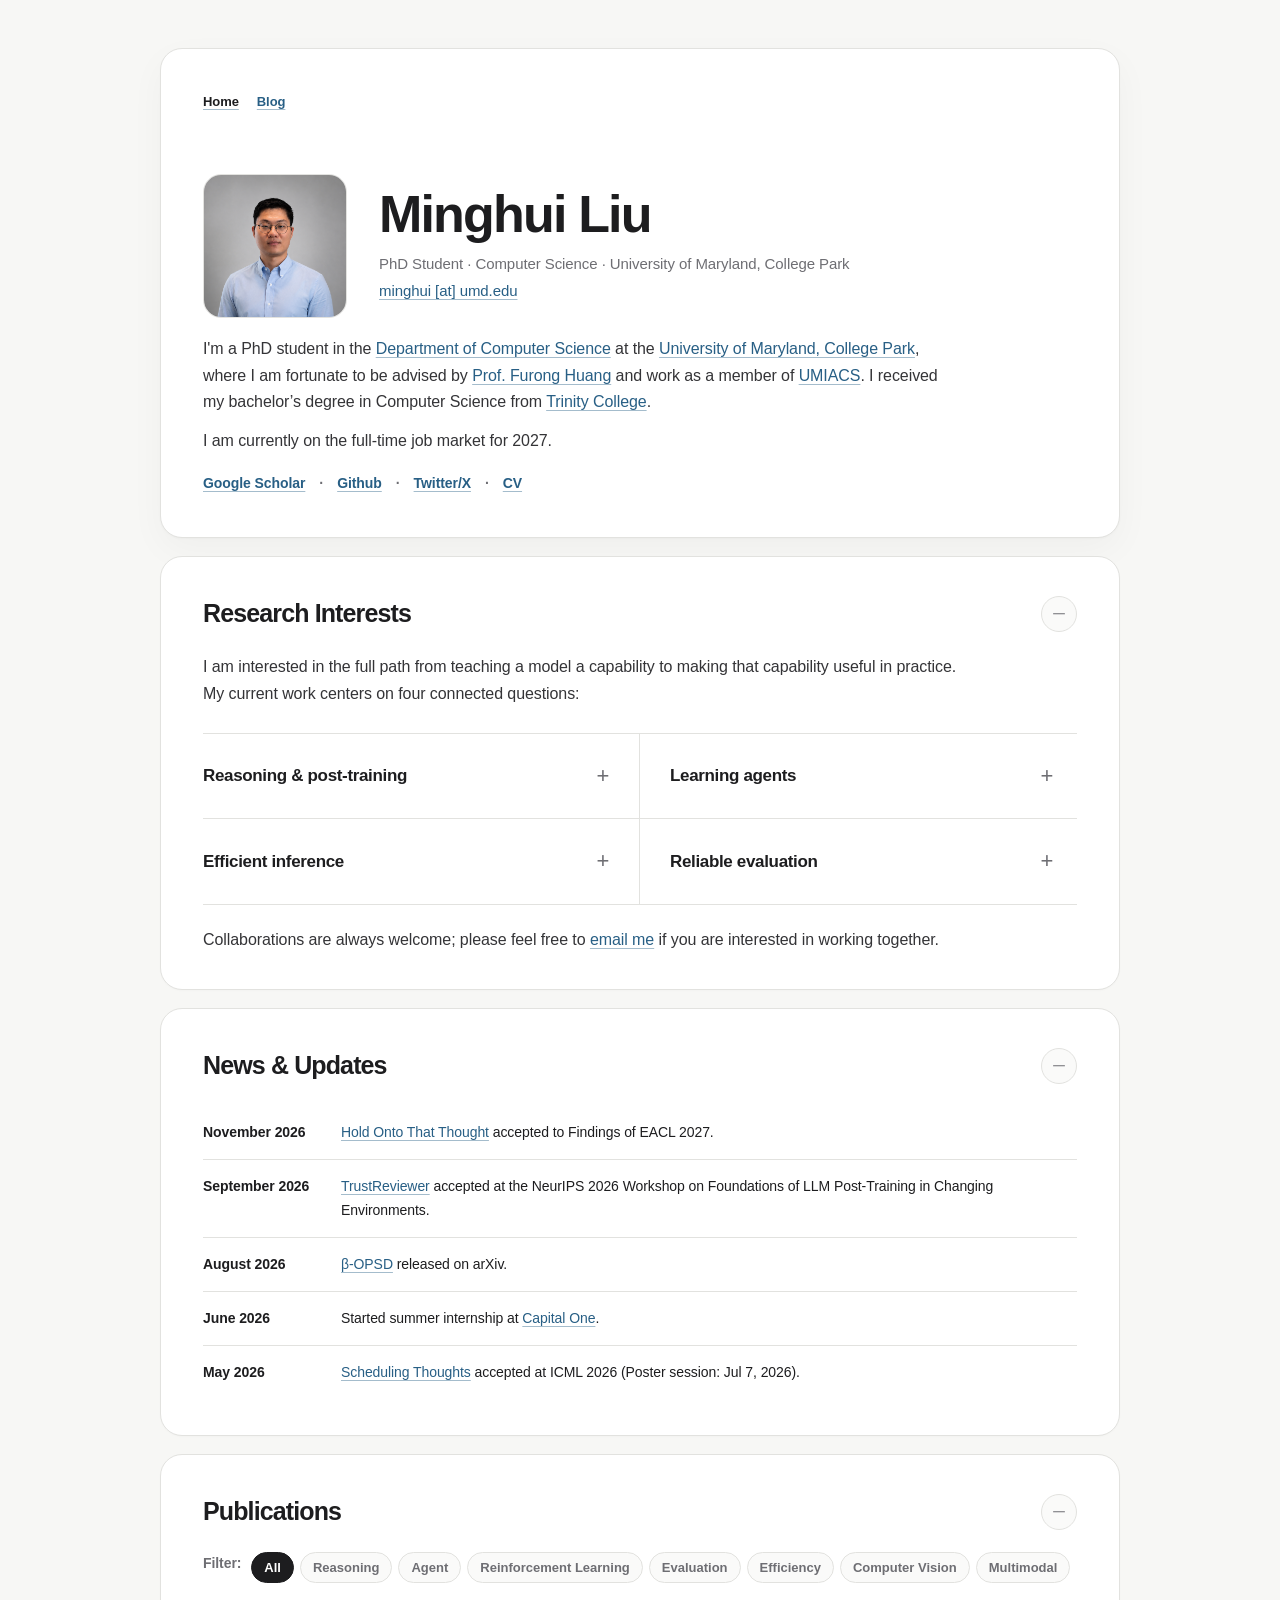
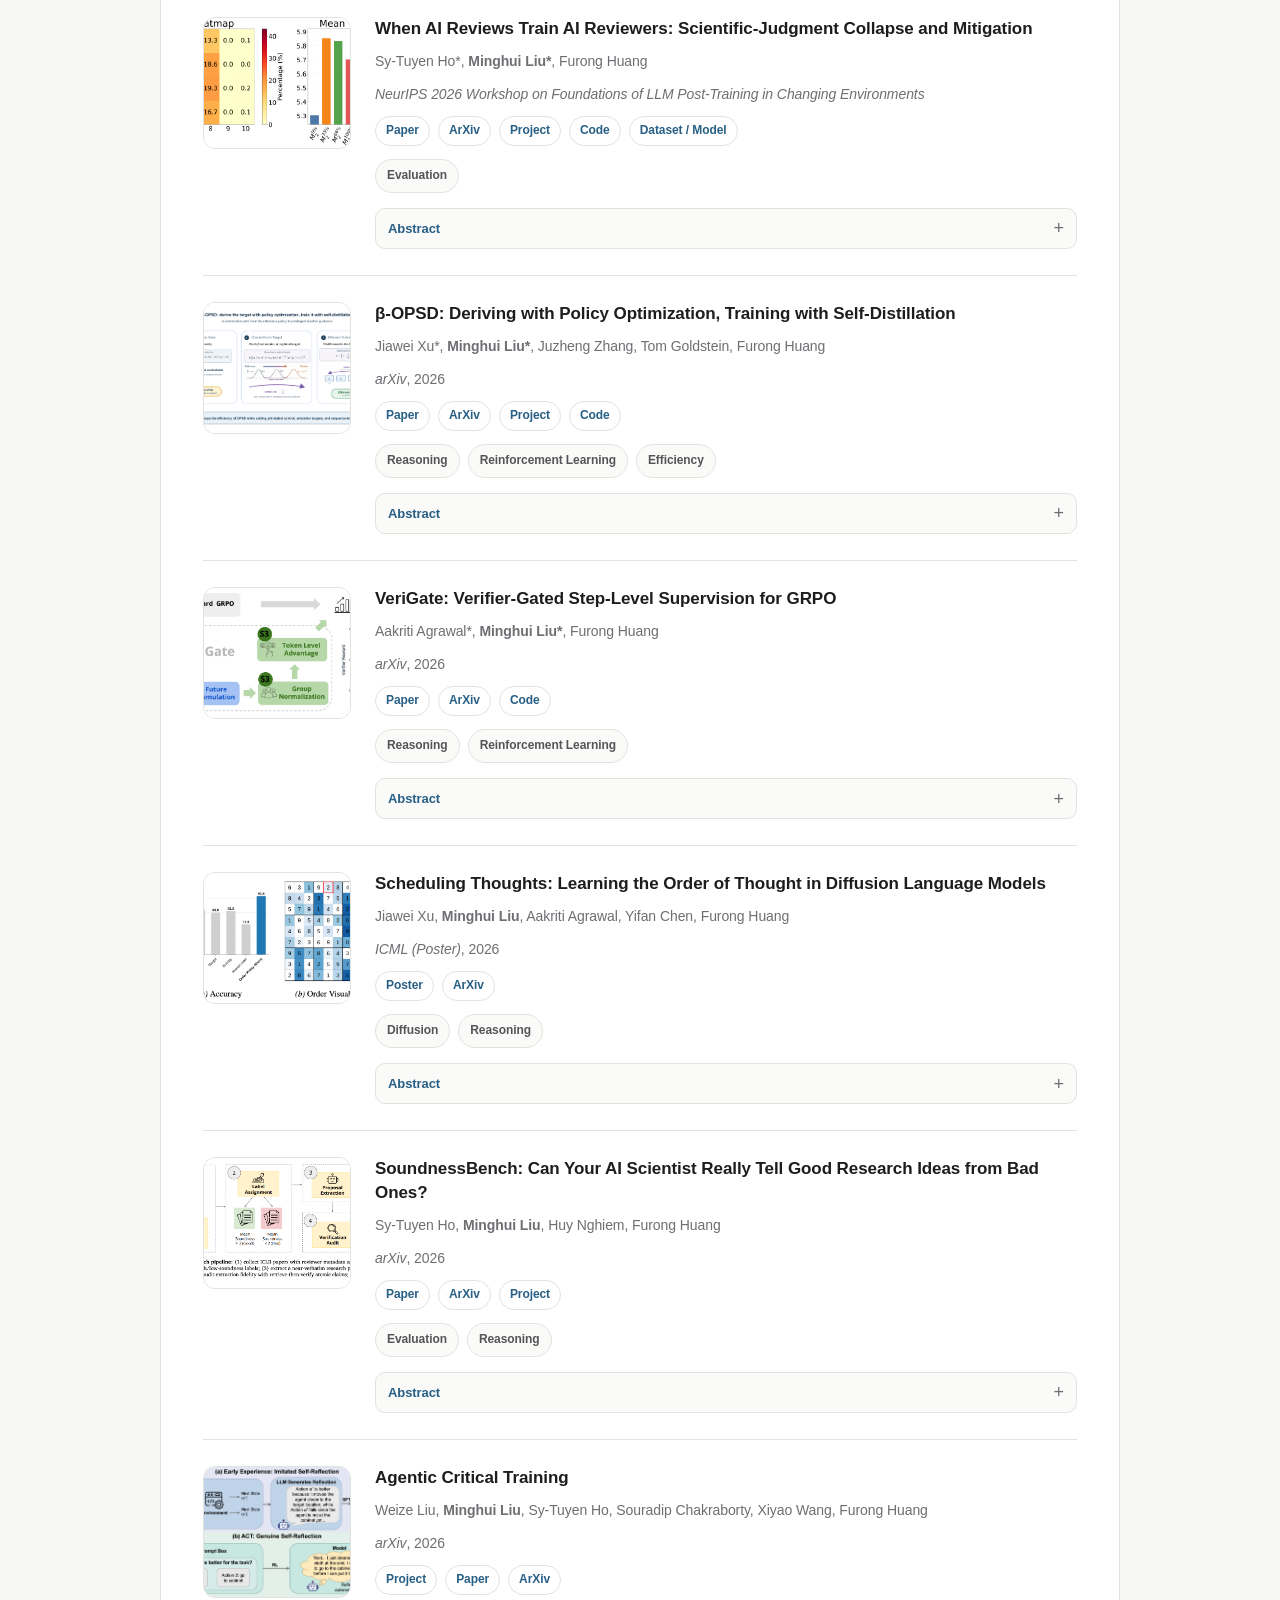
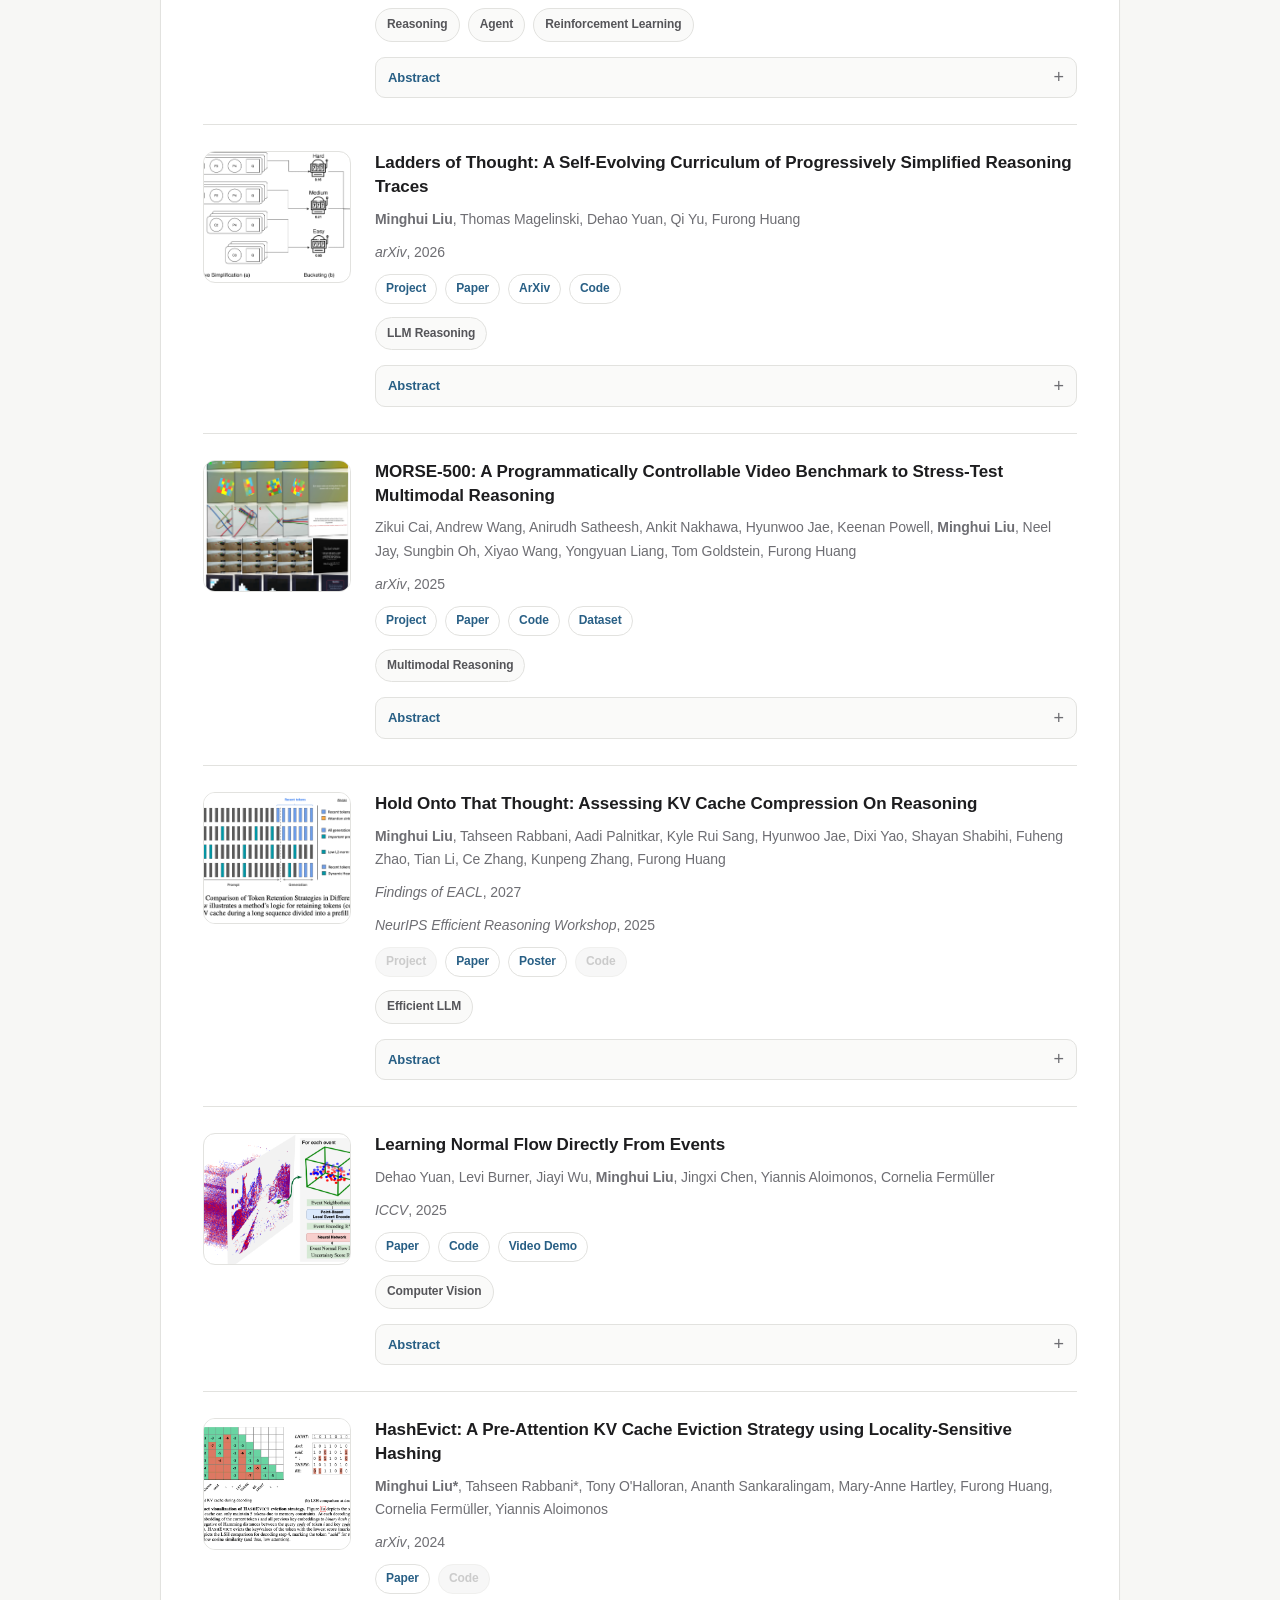
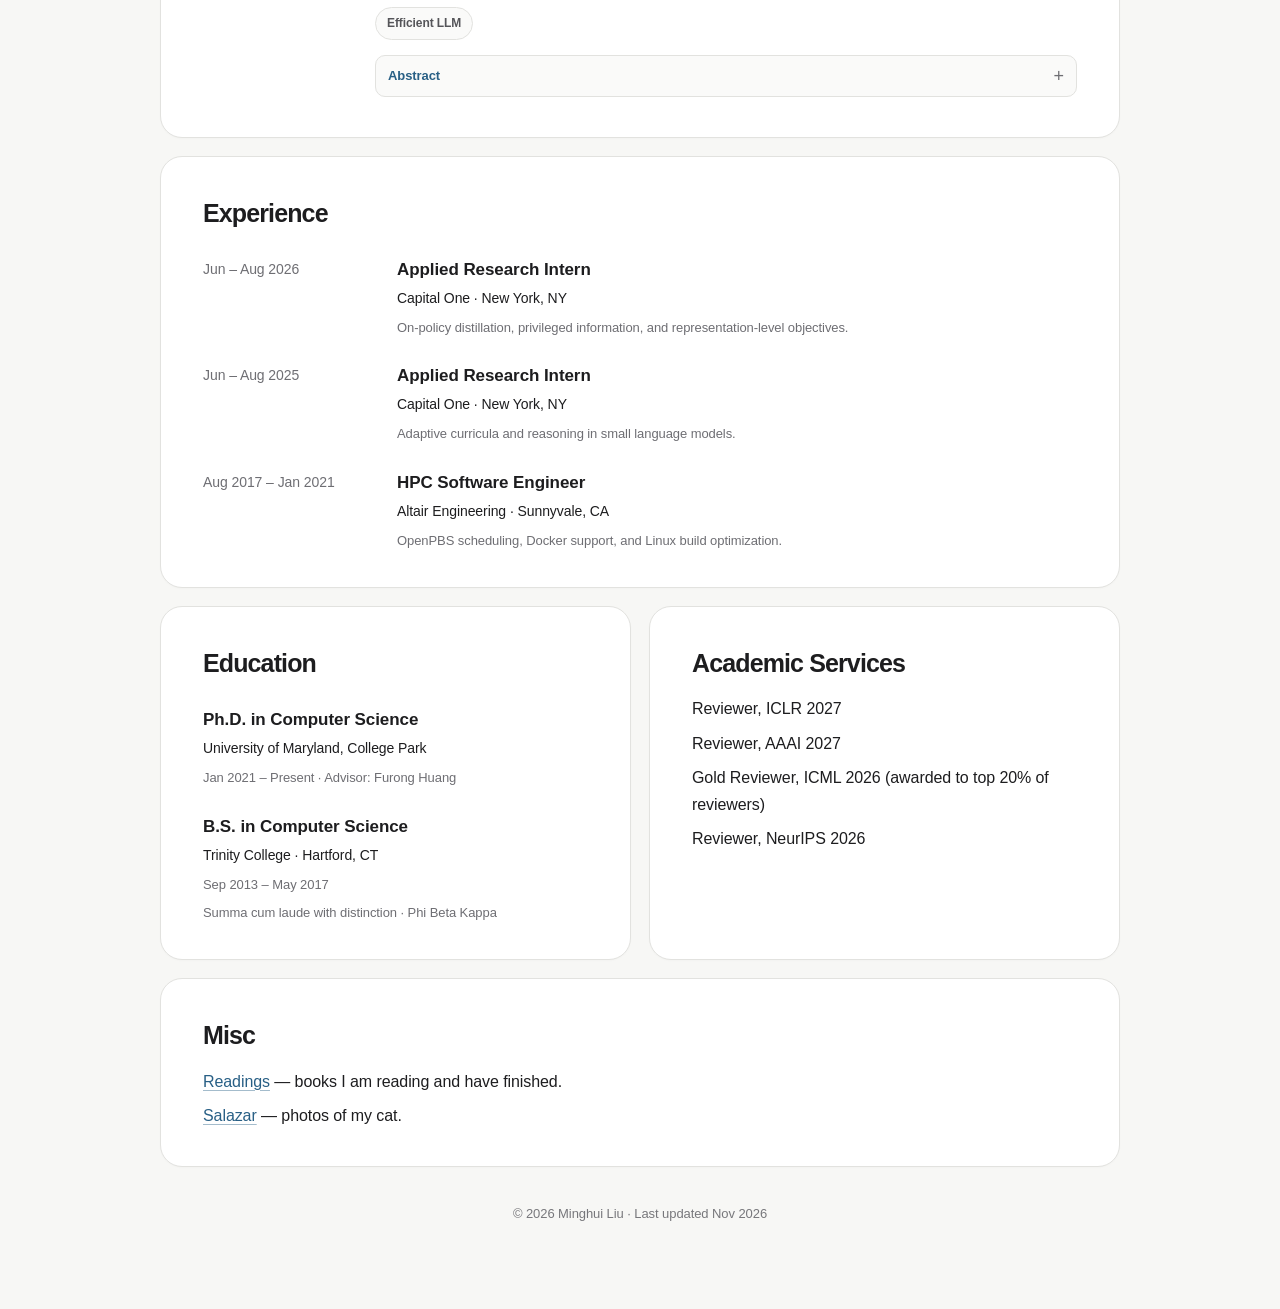
<file: index.html>
<!DOCTYPE html>
<html lang="en">
<head>
  <!-- Google tag (gtag.js) -->
  <script async src="https://www.googletagmanager.com/gtag/js?id=G-X123R0HCEN"></script>
  <script>
    window.dataLayer = window.dataLayer || [];
    function gtag(){dataLayer.push(arguments);}
    gtag('js', new Date());

    gtag('config', 'G-X123R0HCEN');
  </script>
  <!-- End Google tag (gtag.js) -->
  <meta charset="UTF-8" />
  <meta name="viewport" content="width=device-width, initial-scale=1" />
  <title>Minghui Liu</title>
  <link rel="stylesheet" href="styles.css" />
</head>
<body>
  <header class="site-header">
    <nav class="site-nav" aria-label="Primary navigation">
      <a href="./" aria-current="page">Home</a>
      <a href="blog/">Blog</a>
    </nav>
    <div class="profile">
      <img src="images/minghui.png" alt="Profile portrait" class="profile__photo" />
      <div>
        <h1 class="profile__name">Minghui Liu</h1>
        <p class="profile__title">PhD Student · Computer Science · University of Maryland, College Park</p>
        <p class="profile__contact"><a href="mailto:minghui@umd.edu">minghui [at] umd.edu</a> </p>
      </div>
    </div>
    <div class="profile__bio">
      <p class="profile__intro">
        I'm a PhD student in the <a href="https://cs.umd.edu/">Department of Computer Science</a> at the <a href="https://umd.edu/">University of Maryland, College Park</a>, where I am fortunate to be advised by <a href="http://furong-huang.com/">Prof. Furong Huang</a> and work as a member of <a href="https://umiacs.umd.edu/">UMIACS</a>. I received my bachelor’s degree in Computer Science from <a href="https://trincoll.edu/">Trinity College</a>.
      </p>
      <p class="profile__intro">
        I am currently on the full-time job market for 2027.
      </p>
    </div>
    <p class="profile__links">
      <a href="https://scholar.google.com/citations?user=3HJahTsAAAAJ&amp;hl=en">Google Scholar</a>
      <span aria-hidden="true">·</span>
      <a href="https://github.com/minghui-liu/">Github</a>
      <span aria-hidden="true">·</span>
      <a href="https://twitter.com/minghuiliu95">Twitter/X</a>
      <span aria-hidden="true">·</span>
      <a href="data/mliu-cv.pdf">CV</a>
    </p>
  </header>

  <main>
    <section class="block" id="interests">
      <div class="block__header">
        <h2>Research Interests</h2>
        <button class="btn-ghost section-toggle" data-toggle="interests" aria-expanded="true" aria-label="Collapse Research Interests">−</button>
      </div>
      <div data-section="interests">
        <p class="research-intro">I am interested in the full path from teaching a model a capability to making that capability useful in practice. My current work centers on four connected questions:</p>
        <div class="research-areas">
          <details class="research-area">
            <summary>Reasoning &amp; post-training</summary>
            <p>How can we improve reasoning without relying only on larger models? I study training signals that meet a model at its current level, including adaptive curricula, on-policy self-distillation, and reinforcement learning.</p>
            <p class="research-area__works">Related work: <a href="https://minghui-liu.github.io/ladders_of_thought/">Ladders of Thought</a>, <a href="https://umd-huang-lab.github.io/beta-opsd/">β-OPSD</a></p>
          </details>
          <details class="research-area">
            <summary>Learning agents</summary>
            <p>I want agents to learn why an action is useful, not only imitate successful trajectories. This includes reflection, credit assignment, and reinforcement learning for long-horizon interaction.</p>
            <p class="research-area__works">Related work: <a href="https://attention-is-all-i-need.github.io/ACT/">Agentic Critical Training</a></p>
          </details>
          <details class="research-area">
            <summary>Efficient inference</summary>
            <p>Reasoning and interaction can produce long contexts and long generations. I study how to reduce their memory and inference costs while preserving the information models need to solve a task.</p>
            <p class="research-area__works">Related work: <a href="https://arxiv.org/abs/2412.16187">HashEvict</a>, <a href="https://arxiv.org/abs/2512.12008">Hold Onto That Thought</a></p>
          </details>
          <details class="research-area">
            <summary>Reliable evaluation</summary>
            <p>As models take on open-ended tasks, their judgments should remain diverse, calibrated, and methodologically sound. I build evaluations and interventions that expose failures before they become part of a feedback loop.</p>
            <p class="research-area__works">Related work: <a href="https://hosytuyen.github.io/projects/TrustReviewer/">TrustReviewer</a></p>
          </details>
        </div>
        <p class="research-collaboration">Collaborations are always welcome; please feel free to <a href="mailto:minghui@umd.edu">email me</a> if you are interested in working together.</p>
      </div>
    </section>

    <section class="block" id="news">
      <div class="block__header">
        <h2>News & Updates</h2>
        <button class="btn-ghost section-toggle" data-toggle="news" aria-expanded="true" aria-label="Collapse News &amp; Updates">−</button>
      </div>
      <ul class="timeline" data-section="news">
        <li>
          <span class="timeline__date">November 2026</span>
          <span class="timeline__text"><a href="https://arxiv.org/abs/2512.12008">Hold Onto That Thought</a> accepted to Findings of EACL 2027.</span>
        </li>
        <li>
          <span class="timeline__date">September 2026</span>
          <span class="timeline__text"><a href="https://arxiv.org/abs/2609.20942">TrustReviewer</a> accepted at the NeurIPS 2026 Workshop on Foundations of LLM Post-Training in Changing Environments.</span>
        </li>
        <li>
          <span class="timeline__date">August 2026</span>
          <span class="timeline__text"><a href="https://arxiv.org/abs/2607.28582">β-OPSD</a> released on arXiv.</span>
        </li>
        <li>
          <span class="timeline__date">June 2026</span>
          <span class="timeline__text">Started summer internship at <a href="https://www.capitalone.com">Capital One</a>.</span>
        </li>
        <li>
          <span class="timeline__date">May 2026</span>
          <span class="timeline__text"><a href="https://icml.cc/virtual/2026/poster/62172">Scheduling Thoughts</a> accepted at ICML 2026 (Poster session: Jul 7, 2026).</span>
        </li>
      </ul>
    </section>

    <section class="block" id="publications">
      <div class="block__header">
        <h2>Publications</h2>
        <button class="btn-ghost section-toggle" data-toggle="pubs" aria-expanded="true" aria-label="Collapse Publications">−</button>
      </div>
      <div class="filter-bar" aria-label="Filter publications by tag">
        <span class="filter-bar__label">Filter:</span>
        <div class="filter-bar__buttons">
          <button class="filter-btn is-active" data-filter="all">All</button>
          <button class="filter-btn" data-filter="reasoning">Reasoning</button>
          <button class="filter-btn" data-filter="agent">Agent</button>
          <button class="filter-btn" data-filter="reinforcement-learning">Reinforcement Learning</button>
          <button class="filter-btn" data-filter="evaluation">Evaluation</button>
          <button class="filter-btn" data-filter="efficiency">Efficiency</button>
          <button class="filter-btn" data-filter="cv">Computer Vision</button>
          <button class="filter-btn" data-filter="multimodal">Multimodal</button>
        </div>
      </div>
      <div class="pub-list" data-section="pubs">
        <article class="pub-item" data-tags="evaluation">
          <img class="pub-thumb" src="images/trustreviewer.png" alt="Thumbnail for TrustReviewer" />
          <div class="pub-body">
            <p class="pub-title">When AI Reviews Train AI Reviewers: Scientific-Judgment Collapse and Mitigation</p>
            <p class="pub-meta">Sy-Tuyen Ho*, <strong>Minghui Liu*</strong>, Furong Huang</p>
            <p class="pub-meta"><em>NeurIPS 2026 Workshop on Foundations of LLM Post-Training in Changing Environments</em></p>
            <div class="pub-links">
              <a href="https://arxiv.org/pdf/2609.20942">Paper</a>
              <a href="https://arxiv.org/abs/2609.20942">ArXiv</a>
              <a href="https://hosytuyen.github.io/projects/TrustReviewer/">Project</a>
              <a href="https://github.com/hosytuyen/TrustReviewer">Code</a>
              <a href="https://huggingface.co/collections/hosytuyen/trustreviewer">Dataset / Model</a>
            </div>
            <ul class="tag-list" aria-label="Tags">
              <li class="tag">Evaluation</li>
            </ul>
            <details class="pub-abstract">
              <summary>Abstract</summary>
              <p>Large language models (LLMs) increasingly participate in scientific evaluation, both as automated reviewers and as assistants to human reviewers. As model-generated reviews enter public data and future training corpora, AI peer review can become recursive: later reviewers learn from judgments produced by earlier models. We study one step of this feedback loop in a controlled setting. Starting from Llama 3.1 8B, we first fine-tune a reviewer on official ICLR reviews from 2018–2023 and then train four successor models on ICLR 2024 data with systematically varied mixtures of official and model-generated reviews. Our study shows that introducing synthetic reviews compresses rating distributions and reduces both same-paper and corpus-level semantic diversity. We call this pattern scientific-judgment collapse. To mitigate this failure mode, we introduce TrustReviewer, an open-source LLM-based system for generating peer reviews of AI and machine learning papers. TrustReviewer intervenes at two complementary stages. For training-time prevention, we train the core reviewer in a single stage on a curated corpus designed to reduce low-quality and semantically degenerate supervision. For test-time correction, paired activation steering aims to further mitigate residual tendencies toward collapsed judgments without further training or additional expert annotation. Together, these results characterize a concrete risk of recursive reviewer training and provide practical interventions for preserving judgment diversity and improving recommendation alignment in AI-assisted scientific evaluation.</p>
            </details>
          </div>
        </article>
        <article class="pub-item" data-tags="reasoning,reinforcement-learning,efficiency">
          <img class="pub-thumb" src="images/beta-opsd.png" alt="Thumbnail for Beta-OPSD" />
          <div class="pub-body">
            <p class="pub-title">β-OPSD: Deriving with Policy Optimization, Training with Self-Distillation</p>
            <p class="pub-meta">Jiawei Xu*, <strong>Minghui Liu*</strong>, Juzheng Zhang, Tom Goldstein, Furong Huang</p>
            <p class="pub-meta"><em>arXiv</em>, 2026</p>
            <div class="pub-links">
              <a href="https://arxiv.org/pdf/2607.28582">Paper</a>
              <a href="https://arxiv.org/abs/2607.28582">ArXiv</a>
              <a href="https://umd-huang-lab.github.io/beta-opsd/">Project</a>
              <a href="https://github.com/umd-huang-lab/beta-opsd">Code</a>
            </div>
            <ul class="tag-list" aria-label="Tags">
              <li class="tag">Reasoning</li>
              <li class="tag">Reinforcement Learning</li>
              <li class="tag">Efficiency</li>
            </ul>
            <details class="pub-abstract">
              <summary>Abstract</summary>
              <p>On-policy self-distillation (OPSD) is a promising approach to improve reasoning language models, but it remains brittle in practice: making it work reliably often requires substantial engineering effort. We identify a structural source of this difficulty: vanilla OPSD is precisely the β = 1 member of a broader policy-optimization family, where β weights the KL penalty anchoring the student to a reference policy. This equivalence turns β from an implicit value fixed at one into a controllable regularization parameter, yielding a more general formulation that trades off proximity to a reference policy against privileged teacher guidance. We introduce β-OPSD and derive its optimal policy as a geometric interpolation between the reference policy and the privileged teacher. Directly optimizing this objective with reinforcement learning, however, would be costly and high-variance. Rather than optimize the RL objective directly, we turn its closed-form solution into a distillation target. Each value of β selects a target along the reference-to-teacher path, which we implement efficiently by mixing their token-level logits. In this way, inexpensive distillation approximates the solution of expensive policy optimization. Return-to-go credit assignment further aligns token updates with the sequence-level objective while retaining the simplicity of OPSD. Experiments on mathematical reasoning benchmarks show that β-OPSD consistently outperforms vanilla OPSD, improving optimization stability and downstream reasoning performance. Our results provide a principled route from self-distillation to policy optimization and back—without sacrificing the efficiency that makes OPSD practical.</p>
            </details>
          </div>
        </article>
        <article class="pub-item" data-tags="reasoning,reinforcement-learning">
          <img class="pub-thumb" src="images/verigate.png" alt="Thumbnail for VeriGate" />
          <div class="pub-body">
            <p class="pub-title">VeriGate: Verifier-Gated Step-Level Supervision for GRPO</p>
            <p class="pub-meta">Aakriti Agrawal*, <strong>Minghui Liu*</strong>, Furong Huang</p>
            <p class="pub-meta"><em>arXiv</em>, 2026</p>
            <div class="pub-links">
              <a href="https://arxiv.org/pdf/2605.30451">Paper</a>
              <a href="https://arxiv.org/abs/2605.30451">ArXiv</a>
              <a href="https://github.com/umd-huang-lab/VeriGate">Code</a>
            </div>
            <ul class="tag-list" aria-label="Tags">
              <li class="tag">Reasoning</li>
              <li class="tag">Reinforcement Learning</li>
            </ul>
            <details class="pub-abstract">
              <summary>Abstract</summary>
              <p>Group Relative Policy Optimization (GRPO) is an effective recipe for training reasoning models with verifier-based outcome rewards, but its supervision is sparse: when all sampled trajectories for a prompt receive the same verifier reward, the group-relative advantage collapses to zero and learning stalls. Outcome-only rewards also provide no step-level credit assignment, limiting exploration and making it harder to learn robust reasoning. We present VeriGate (Verifier-Gated Step-Level GRPO), a verifier-gated extension of GRPO that addresses these limitations with three design choices. First, VeriGate keeps the verifier in charge whenever verifier rewards induce a meaningful preference among sampled trajectories, and uses process supervision only when verifier rewards are degenerate. Second, instead of collapsing Process Reward Model (PRM) step scores into a single trajectory reward, VeriGate converts them into future-cumulated rewards to assign continuation-aware credit. Third, VeriGate transforms these rewards into group-normalized token-level advantages, restoring informative gradients and fine-grained credit assignment while remaining less susceptible to reward hacking than methods that optimize aggregated PRM scores. Empirically, training on MATH with 1.5B and 7B Qwen2.5-Instruct models and evaluating on six reasoning benchmarks, VeriGate improves average accuracy by about 20% and 12% for 1.5B and 7B models respectively, substantially reduces zero-gradient failures, decreases reward-hacking behavior, and improves reasoning quality relative to outcome-only GRPO and PRM-as-outcome baselines.</p>
            </details>
          </div>
        </article>
        <article class="pub-item" data-tags="reasoning,diffusion">
          <img class="pub-thumb" src="images/scheduling_thoughts.png" alt="Thumbnail for Scheduling Thoughts" />
          <div class="pub-body">
            <p class="pub-title">Scheduling Thoughts: Learning the Order of Thought in Diffusion Language Models</p>
            <p class="pub-meta">Jiawei Xu, <strong>Minghui Liu</strong>, Aakriti Agrawal, Yifan Chen, Furong Huang</p>
            <p class="pub-meta"><em>ICML (Poster)</em>, 2026</p>
            <div class="pub-links">
              <a href="https://icml.cc/virtual/2026/poster/62172">Poster</a>
              <a href="https://arxiv.org/abs/2606.23567">ArXiv</a>
            </div>
            <ul class="tag-list" aria-label="Tags">
              <li class="tag">Diffusion</li>
              <li class="tag">Reasoning</li>
            </ul>
            <details class="pub-abstract">
              <summary>Abstract</summary>
              <p>Masked diffusion language models decode by iteratively unmasking tokens, where the unmasking order defines an “order of thought” that strongly influences generation quality yet is typically chosen heuristically. We derive a tractable upper bound on the sequential decoding mismatch, measured by the Kullback–Leibler divergence and expressed in terms of the model’s pathwise log-likelihood, with tightness under sufficient model expressivity. This bound induces a dense self-aware reward over ordered trajectories, casting order selection as a principled policy optimization problem with a frozen denoiser. We instantiate this idea as Self-Aware Scheduling (SAS), which learns a lightweight order policy using Group Relative Policy Optimization and applies seamlessly to both any-order and semi-autoregressive decoding. On Sudoku with 1B MDM, SAS improves puzzle accuracy from 82.0% (best heuristic schedule) to 91.8%, and reaches 97.5% with second-stage fine-tuning along learned trajectories. On mathematical reasoning with LLaDA-8B, SAS improves pass@1 on GSM8K from 64% to 76% and on MBPP from 39.5% to 41%, consistently matching or exceeding heuristic schedules across generation lengths and block sizes.</p>
            </details>
          </div>
        </article>
        <article class="pub-item" data-tags="reasoning,evaluation">
          <img class="pub-thumb" src="images/soundnessbench.png" alt="Thumbnail for SoundnessBench" />
          <div class="pub-body">
            <p class="pub-title">SoundnessBench: Can Your AI Scientist Really Tell Good Research Ideas from Bad Ones?</p>
            <p class="pub-meta">Sy-Tuyen Ho, <strong>Minghui Liu</strong>, Huy Nghiem, Furong Huang</p>
            <p class="pub-meta"><em>arXiv</em>, 2026</p>
            <div class="pub-links">
              <a href="https://arxiv.org/pdf/2605.30329">Paper</a>
              <a href="https://arxiv.org/abs/2605.30329">ArXiv</a>
              <a href="https://hosytuyen.github.io/projects/SoundnessBench/">Project</a>
            </div>
            <ul class="tag-list" aria-label="Tags">
              <li class="tag">Evaluation</li>
              <li class="tag">Reasoning</li>
            </ul>
            <details class="pub-abstract">
              <summary>Abstract</summary>
              <p>Autonomous AI research agents aim to accelerate scientific discovery by automating the research pipeline, from hypothesis generation to peer review. However, existing benchmarks rarely test a fundamental bottleneck: whether Large Language Models can judge the methodological viability of a research idea before expending time and computational resources. We introduce SoundnessBench, a curated benchmark of 1,099 machine-learning research proposals reconstructed from ICLR submissions, labeled with reviewer soundness sub-scores, and audited against source papers. SoundnessBench should be interpreted as a benchmark for recoverable proposal-stage soundness rather than exact prediction of full-paper review outcomes. Across 12 frontier LLMs, we find a pervasive optimism bias: under standard prompting, models frequently rate low-soundness proposals as sound, while aggressive prompting largely shifts errors from false positives to false negatives. Additional controls for public-corpus contamination, paper-identifying phrases, surface features, and human audit quality suggest that this behavior is not explained by a single confounder. Our results indicate that current LLMs are not yet reliable as standalone first-gate evaluators for scientific rigor.</p>
            </details>
          </div>
        </article>
        <article class="pub-item" data-tags="reasoning,agent,reinforcement-learning">
          <img class="pub-thumb" src="images/agent_critic.png" alt="Thumbnail for Agentic Critical Training" />
          <div class="pub-body">
              <p class="pub-title">Agentic Critical Training</p>
              <p class="pub-meta">Weize Liu, <strong>Minghui Liu</strong>, Sy-Tuyen Ho, Souradip Chakraborty, Xiyao Wang, Furong Huang</p>
              <p class="pub-meta"><em>arXiv</em>, 2026</p>
            <div class="pub-links">
              <a href="https://attention-is-all-i-need.github.io/ACT/">Project</a>
              <a href="https://arxiv.org/pdf/2603.08706">Paper</a>
              <a href="https://arxiv.org/abs/2603.08706">ArXiv</a>
            </div>
            <ul class="tag-list" aria-label="Tags">
              <li class="tag">Reasoning</li>
              <li class="tag">Agent</li>
              <li class="tag">Reinforcement Learning</li>
            </ul>
            <details class="pub-abstract">
              <summary>Abstract</summary>
              <p>Training large language models (LLMs) as autonomous agents often begins with imitation learning, but it only teaches agents what to do without understanding why: agents never contrast successful actions against suboptimal alternatives and thus lack awareness of action quality. Recent approaches attempt to address this by introducing self-reflection supervision derived from contrasts between expert and alternative actions. However, the training paradigm fundamentally remains imitation learning: the model imitates pre-constructed reflection text rather than learning to reason autonomously. We propose Agentic Critical Training (ACT), a reinforcement learning paradigm that trains agents to identify the better action among alternatives. By rewarding whether the model’s judgment is correct, ACT drives the model to autonomously develop reasoning about action quality, producing genuine self-reflection rather than imitating it. Across three challenging agent benchmarks, ACT consistently improves agent performance when combined with different post-training methods. It achieves an average improvement of 5.07 points over imitation learning and 4.62 points over reinforcement learning. Compared to approaches that inject reflection capability through knowledge distillation, ACT also demonstrates clear advantages, yielding an average improvement of 2.42 points. Moreover, ACT enables strong out-of-distribution generalization on agentic benchmarks and improves performance on general reasoning benchmarks without any reasoning-specific training data, highlighting the value of our method. These results suggest that ACT is a promising path toward developing more reflective and capable LLM agents.</p>
            </details>
          </div>
        </article>
        <article class="pub-item" data-tags="reasoning">
          <img class="pub-thumb" src="images/ladders.png" alt="Thumbnail for Ladders of Thought" />
          <div class="pub-body">
            <p class="pub-title">Ladders of Thought: A Self-Evolving Curriculum of Progressively Simplified Reasoning Traces</p>
            <p class="pub-meta"><strong>Minghui Liu</strong>, Thomas Magelinski, Dehao Yuan, Qi Yu, Furong Huang</p>
            <p class="pub-meta"><em>arXiv</em>, 2026</p>
            <div class="pub-links">
              <a href="https://minghui-liu.github.io/ladders_of_thought/">Project</a>
              <a href="https://arxiv.org/pdf/2609.25643">Paper</a>
              <a href="https://arxiv.org/abs/2609.25643">ArXiv</a>
              <a href="https://github.com/minghui-liu/ladders_of_thought">Code</a>
            </div>
            <ul class="tag-list" aria-label="Tags">
              <li class="tag">LLM Reasoning</li>
            </ul>
            <details class="pub-abstract">
              <summary>Abstract</summary>
              <p>Large language models (LLMs) excel at reasoning when scaled to hundreds of billions of parameters, but small- and mid-scale models remain brittle reasoners even with knowledge distillation (KD). We present Ladders-of-Thought (LoT), a framework that improves reasoning by combining progressive question rewrites with a self-evolving curriculum. LoT automatically generates semantically faithful but easier variants of reasoning problems, organizes them into difficulty buckets using step-based measures, and employs a self-evolving bandit scheduler to allocate training adaptively. Evaluated on two reasoning domains, math and multi-hop reasoning, across OPT-1.3B/2.7B and Pythia-1.4B/2.8B, LoT consistently improves over KD. It delivers large gains on arithmetic tasks (e.g., +32 percentage points on AddSub, +25pp on SVAMP), +2–8pp improvements on in-domain test splits, and strong though dataset-dependent benefits on multi-hop reasoning (e.g., +16pp on QASC, +25pp on StrategyQA). LoT also converges faster than staged curricula, highlighting the value of adaptive progression. These results show that progressive rewrites coupled with adaptive curricula provide a simple yet effective recipe for strengthening reasoning in smaller LLMs.</p>
            </details>
          </div>
        </article>
        <article class="pub-item" data-tags="reasoning,multimodal">
          <img class="pub-thumb" src="images/morse.png" alt="Thumbnail for MORSE-500" />
          <div class="pub-body">
            <p class="pub-title">MORSE-500: A Programmatically Controllable Video Benchmark to Stress-Test Multimodal Reasoning</p>
            <p class="pub-meta">Zikui Cai, Andrew Wang, Anirudh Satheesh, Ankit Nakhawa, Hyunwoo Jae, Keenan Powell, <strong>Minghui Liu</strong>, Neel Jay, Sungbin Oh, Xiyao Wang, Yongyuan Liang, Tom Goldstein, Furong Huang</p>
            <p class="pub-meta"><em>arXiv</em>, 2025</p>
            <div class="pub-links">
              <a href="https://morse-500.github.io">Project</a>
              <a href="https://arxiv.org/abs/2506.05523">Paper</a>
              <a href="https://github.com/morse-benchmark/morse-500">Code</a>
              <a href="https://huggingface.co/datasets/video-reasoning/morse-500">Dataset</a>
            </div>
            <ul class="tag-list" aria-label="Tags">
              <li class="tag">Multimodal Reasoning</li>
            </ul>
            <details class="pub-abstract">
              <summary>Abstract</summary>
              <p>Despite rapid advances in vision-language models (VLMs), current benchmarks for multimodal reasoning fall short in three key dimensions. First, they overwhelmingly rely on static images, failing to capture the temporal complexity of real-world environments. Second, they narrowly focus on mathematical problem-solving, neglecting the broader spectrum of reasoning skills—including abstract, physical, planning, spatial, and temporal capabilities—required for robust multimodal intelligence. Third, many benchmarks quickly saturate, offering limited headroom for diagnosing failure modes or measuring continued progress. We introduce MORSE-500 (Multimodal Reasoning Stress-test Environment), a video benchmark composed of 500 fully scripted clips with embedded questions spanning six complementary reasoning categories. Each instance is programmatically generated using deterministic Python scripts (via Manim, Matplotlib, MoviePy), generative video models, and curated real footage. This script-driven design allows fine-grained control over visual complexity, distractor density, and temporal dynamics—enabling difficulty to be scaled systematically as models improve. Unlike static benchmarks that become obsolete once saturated, MORSE-500 is built to evolve: its controllable generation pipeline supports the creation of arbitrarily challenging new instances, making it ideally suited for stress-testing next-generation models. Initial experiments with state-of-the-art systems—including various Gemini 2.5 Pro and OpenAI o3, which represent the strongest available at the time, alongside strong open-source models—reveal substantial performance gaps across all categories, with particularly large deficits in abstract and planning tasks. We release the full dataset, generation scripts, and evaluation harness to support transparent, reproducible, and forward-looking multimodal reasoning research.</p>
            </details>
          </div>
        </article>
        <article class="pub-item" data-tags="efficiency,reasoning">
          <img class="pub-thumb" src="images/holdonto.png" alt="Thumbnail for Hold Onto That Thought" />
          <div class="pub-body">
            <p class="pub-title">Hold Onto That Thought: Assessing KV Cache Compression On Reasoning</p>
            <p class="pub-meta"><strong>Minghui Liu</strong>, Tahseen Rabbani, Aadi Palnitkar, Kyle Rui Sang, Hyunwoo Jae, Dixi Yao, Shayan Shabihi, Fuheng Zhao, Tian Li, Ce Zhang, Kunpeng Zhang, Furong Huang</p>
            <p class="pub-meta"><em>Findings of EACL</em>, 2027</p>
            <p class="pub-meta"><em>NeurIPS Efficient Reasoning Workshop</em>, 2025</p>
            <div class="pub-links">
              <span class="link-wrapper" data-tooltip="To be released soon">
                <a href="#" class="disabled">Project</a>
              </span>
              <a href="https://arxiv.org/pdf/2512.12008">Paper</a>
              <a href="data/hold_onto_that_thought_neurips_25_poster.pdf">Poster</a>
              <span class="link-wrapper" data-tooltip="To be released soon">
                <a href="#" class="disabled">Code</a>
              </span>
            </div>
            <ul class="tag-list" aria-label="Tags">
              <li class="tag">Efficient LLM</li>
            </ul>
            <details class="pub-abstract">
              <summary>Abstract</summary>
              <p>Large language models (LLMs) have demonstrated remarkable performance on long-context tasks, but are often bottlenecked by memory constraints. Namely, the KV cache, which is used to significantly speed up attention computations, grows linearly with context length. A suite of compression algorithms has been introduced to alleviate cache growth by evicting unimportant tokens. However, several popular strategies are targeted towards the prefill phase, i.e., processing long prompt context, and their performance is rarely assessed on reasoning tasks requiring long decoding. In particular, short but complex prompts, such as those in benchmarks like GSM8K and MATH500, often benefit from multi-step reasoning and self-reflection, resulting in thinking sequences thousands of tokens long. In this work, we benchmark the performance of several popular compression strategies on long-reasoning tasks. For the non-reasoning Llama-3.1-8B-Instruct, we determine that no singular strategy fits all, and that performance is heavily influenced by dataset type. However, we discover that H2O and our decoding-enabled variant of SnapKV are dominant strategies for reasoning models, indicating the utility of heavy-hitter tracking for reasoning traces. We also find that eviction strategies at low budgets can produce longer reasoning traces, revealing a tradeoff between cache size and inference costs.</p>
            </details>
          </div>
        </article>
        <article class="pub-item" data-tags="cv">
          <img class="pub-thumb" src="images/veckm_flow.png" alt="Thumbnail for Learning Normal Flow" />
          <div class="pub-body">
            <p class="pub-title">Learning Normal Flow Directly From Events</p>
            <p class="pub-meta">Dehao Yuan, Levi Burner, Jiayi Wu, <strong>Minghui Liu</strong>, Jingxi Chen, Yiannis Aloimonos, Cornelia Fermüller</p>
            <p class="pub-meta"><em>ICCV</em>, 2025</p>
            <div class="pub-links">
              <a href="https://arxiv.org/abs/2412.11284">Paper</a>
              <a href="https://github.com/dhyuan99/VecKM_flow">Code</a>
              <a href="https://dhyuan99.github.io/assets/demo.mov">Video Demo</a>
            </div>
            <ul class="tag-list" aria-label="Tags">
              <li class="tag">Computer Vision</li>
            </ul>
            <details class="pub-abstract">
              <summary>Abstract</summary>
              <p>Event-based motion field estimation is an important task. However, current optical flow methods face challenges: learning-based approaches, often frame-based and relying on CNNs, lack cross-domain transferability, while model-based methods, though more robust, are less accurate. To address the limitations of optical flow estimation, recent works have focused on normal flow, which can be more reliably measured in regions with limited texture or strong edges. However, existing normal flow estimators are predominantly model-based and suffer from high errors. In this paper, we propose a novel supervised point-based method for normal flow estimation that overcomes the limitations of existing event learning-based approaches. Using a local point cloud encoder, our method directly estimates per-event normal flow from raw events, offering multiple unique advantages: 1) It produces temporally and spatially sharp predictions. 2) It supports more diverse data augmentation, such as random rotation, to improve robustness across various domains. 3) It naturally supports uncertainty quantification via ensemble inference, which benefits downstream tasks. 4) It enables training and inference on undistorted data in normalized camera coordinates, improving transferability across cameras. Extensive experiments demonstrate our method achieves better and more consistent performance than state-of-the-art methods when transferred across different datasets. Leveraging this transferability, we train our model on the union of datasets and release it for public use. Finally, we introduce an egomotion solver based on a maximum-margin problem that uses normal flow and IMU to achieve strong performance in challenging scenarios.</p>
            </details>
          </div>
        </article>
        <article class="pub-item" data-tags="efficiency">
          <img class="pub-thumb" src="images/hashevict.png" alt="Thumbnail for HashEvict" />
          <div class="pub-body">
            <p class="pub-title">HashEvict: A Pre-Attention KV Cache Eviction Strategy using Locality-Sensitive Hashing</p>
            <p class="pub-meta"><strong>Minghui Liu*</strong>, Tahseen Rabbani*, Tony O'Halloran, Ananth Sankaralingam, Mary-Anne Hartley, Furong Huang, Cornelia Fermüller, Yiannis Aloimonos</p>
            <p class="pub-meta"><em>arXiv</em>, 2024</p>
            <div class="pub-links">
              <a href="https://arxiv.org/abs/2412.16187">Paper</a>
              <span class="link-wrapper" data-tooltip="To be released soon">
                <a href="#" class="disabled">Code</a>
              </span>
            </div>
            <ul class="tag-list" aria-label="Tags">
              <li class="tag">Efficient LLM</li>
            </ul>
            <details class="pub-abstract">
              <summary>Abstract</summary>
              <p>Transformer-based large language models (LLMs) use the key-value (KV) cache to significantly accelerate inference by storing the key and value embeddings of past tokens. However, this cache consumes significant GPU memory. In this work, we introduce HashEvict, an algorithm that uses locality-sensitive hashing (LSH) to compress the KV cache. HashEvict quickly locates tokens in the cache that are cosine dissimilar to the current query token. This is achieved by computing the Hamming distance between binarized Gaussian projections of the current token query and cached token keys, with a projection length much smaller than the embedding dimension. We maintain a lightweight binary structure in GPU memory to facilitate these calculations. Unlike existing compression strategies that compute attention to determine token retention, HashEvict makes these decisions pre-attention, thereby reducing computational costs. Additionally, HashEvict is dynamic—at every decoding step, the key and value of the current token replace the embeddings of a token expected to produce the lowest attention score. We demonstrate that HashEvict can compress the KV cache by 30%–70% while maintaining high performance across reasoning, multiple-choice, long-context retrieval and summarization tasks.</p>
            </details>
          </div>
        </article>

      </div>
    </section>

    <section class="block" id="experience">
      <h2>Experience</h2>
      <div class="experience-list">
        <article class="experience-item">
          <p class="experience-date">Jun – Aug 2026</p>
          <div>
            <h3>Applied Research Intern</h3>
            <p>Capital One · New York, NY</p>
            <p class="experience-description">On-policy distillation, privileged information, and representation-level objectives.</p>
          </div>
        </article>
        <article class="experience-item">
          <p class="experience-date">Jun – Aug 2025</p>
          <div>
            <h3>Applied Research Intern</h3>
            <p>Capital One · New York, NY</p>
            <p class="experience-description">Adaptive curricula and reasoning in small language models.</p>
          </div>
        </article>
        <article class="experience-item">
          <p class="experience-date">Aug 2017 – Jan 2021</p>
          <div>
            <h3>HPC Software Engineer</h3>
            <p>Altair Engineering · Sunnyvale, CA</p>
            <p class="experience-description">OpenPBS scheduling, Docker support, and Linux build optimization.</p>
          </div>
        </article>
      </div>
    </section>

    <div class="background-grid">
      <section class="block" id="education">
        <h2>Education</h2>
        <div class="education-list">
          <article>
            <h3>Ph.D. in Computer Science</h3>
            <p>University of Maryland, College Park</p>
            <p class="education-meta">Jan 2021 – Present · Advisor: Furong Huang</p>
          </article>
          <article>
            <h3>B.S. in Computer Science</h3>
            <p>Trinity College · Hartford, CT</p>
            <p class="education-meta">Sep 2013 – May 2017</p>
            <p class="education-meta">Summa cum laude with distinction · Phi Beta Kappa</p>
          </article>
        </div>
      </section>

      <section class="block" id="academic-services">
        <h2>Academic Services</h2>
        <ul class="list-plain">
          <li>Reviewer, ICLR 2027</li>
          <li>Reviewer, AAAI 2027</li>
          <li>Gold Reviewer, ICML 2026 (awarded to top 20% of reviewers)</li>
          <li>Reviewer, NeurIPS 2026</li>
        </ul>
      </section>
    </div>

    <section class="block" id="misc">
      <h2>Misc</h2>
      <ul class="list-plain">
        <li><a href="readings.html">Readings</a> — books I am reading and have finished.</li>
        <li><a href="cat.html">Salazar</a> — photos of my cat.</li>
      </ul>
    </section>
  </main>

  <footer class="site-footer">
    <p>&copy; <span id="year"></span> Minghui Liu · Last updated Nov 2026</p>
  </footer>

  <script src="script.js"></script>
  <script data-goatcounter="https://mliu.goatcounter.com/count"
          async src="//gc.zgo.at/count.js"></script>
</body>
</html>
</file>
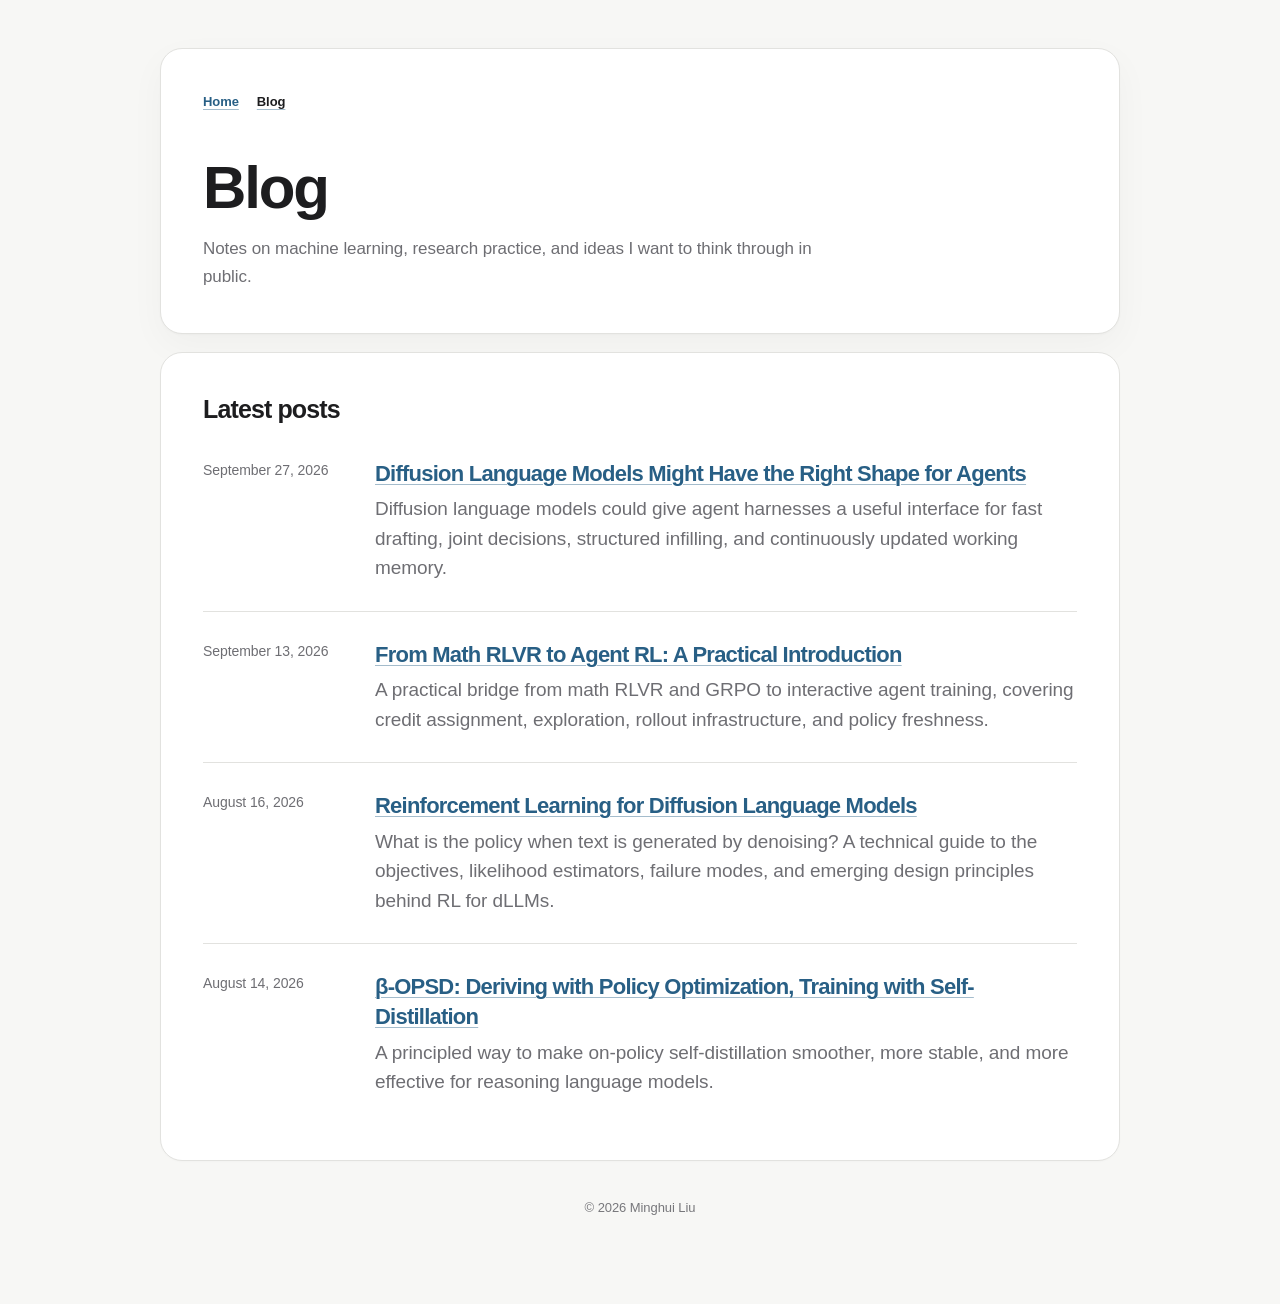
<file: blog/index.html>
<!DOCTYPE html>
<html lang="en">
<head>
  <meta charset="UTF-8" />
  <meta name="viewport" content="width=device-width, initial-scale=1" />
  <meta name="description" content="Notes on machine learning, research, and building reliable AI systems by Minghui Liu." />
  <title>Blog · Minghui Liu</title>
  <link rel="stylesheet" href="../styles.css" />
</head>
<body>
  <header class="page-header">
    <nav class="site-nav" aria-label="Primary navigation">
      <a href="../">Home</a>
      <a href="./" aria-current="page">Blog</a>
    </nav>
    <h1 class="page-title">Blog</h1>
    <p class="page-description">Notes on machine learning, research practice, and ideas I want to think through in public.</p>
  </header>

  <main>
    <section class="block" aria-labelledby="posts-heading">
      <h2 id="posts-heading">Latest posts</h2>
      <ol class="post-list">
        <li class="post-card">
          <time datetime="2026-09-27">September 27, 2026</time>
          <div>
            <h2><a href="diffusion-language-models-for-agents.html">Diffusion Language Models Might Have the Right Shape for Agents</a></h2>
            <p class="post-summary">Diffusion language models could give agent harnesses a useful interface for fast drafting, joint decisions, structured infilling, and continuously updated working memory.</p>
          </div>
        </li>
        <li class="post-card">
          <time datetime="2026-09-13">September 13, 2026</time>
          <div>
            <h2><a href="from-math-rlvr-to-agent-rl.html">From Math RLVR to Agent RL: A Practical Introduction</a></h2>
            <p class="post-summary">A practical bridge from math RLVR and GRPO to interactive agent training, covering credit assignment, exploration, rollout infrastructure, and policy freshness.</p>
          </div>
        </li>
        <!-- <li class="post-card">
          <time datetime="2026-08-19">August 19, 2026</time>
          <div>
            <h2><a href="when-a-models-wiser-self-becomes-a-bad-teacher.html">When a Model’s Wiser Self Becomes a Bad Teacher</a></h2>
            <p class="post-summary">A researcher’s guide to why on-policy self-distillation can compress reasoning yet degrade strong thinking models, how proposed fixes relate, and which open problems matter next.</p>
          </div>
        </li> -->
        <li class="post-card">
          <time datetime="2026-08-16">August 16, 2026</time>
          <div>
            <h2><a href="reinforcement-learning-for-diffusion-language-models.html">Reinforcement Learning for Diffusion Language Models</a></h2>
            <p class="post-summary">What is the policy when text is generated by denoising? A technical guide to the objectives, likelihood estimators, failure modes, and emerging design principles behind RL for dLLMs.</p>
          </div>
        </li>
        <li class="post-card">
          <time datetime="2026-08-14">August 14, 2026</time>
          <div>
            <h2><a href="beta-opsd.html">β-OPSD: Deriving with Policy Optimization, Training with Self-Distillation</a></h2>
            <p class="post-summary">A principled way to make on-policy self-distillation smoother, more stable, and more effective for reasoning language models.</p>
          </div>
        </li>
      </ol>
    </section>
  </main>

  <footer class="site-footer">
    <p>&copy; <span id="year"></span> Minghui Liu</p>
  </footer>
  <script src="../script.js"></script>
  <script data-goatcounter="https://mliu.goatcounter.com/count"
          async src="//gc.zgo.at/count.js"></script>
</body>
</html>
</file>
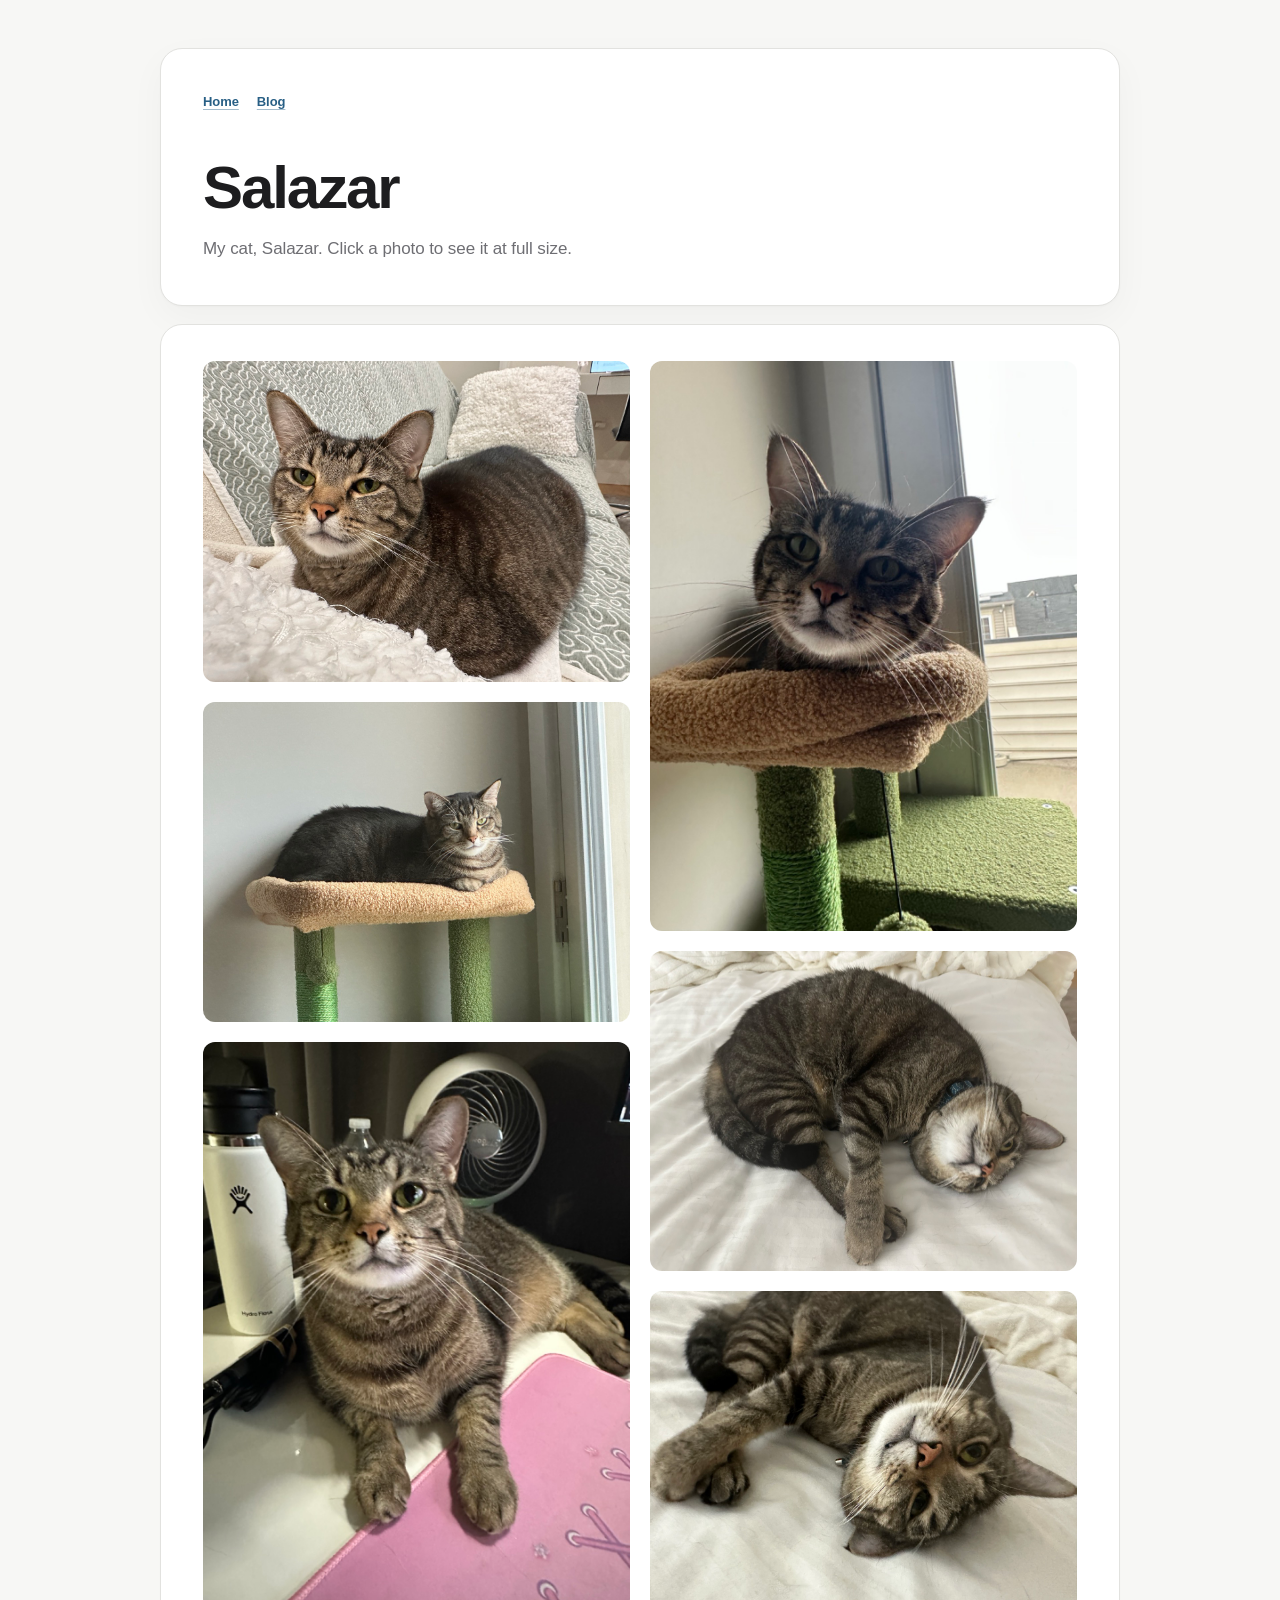
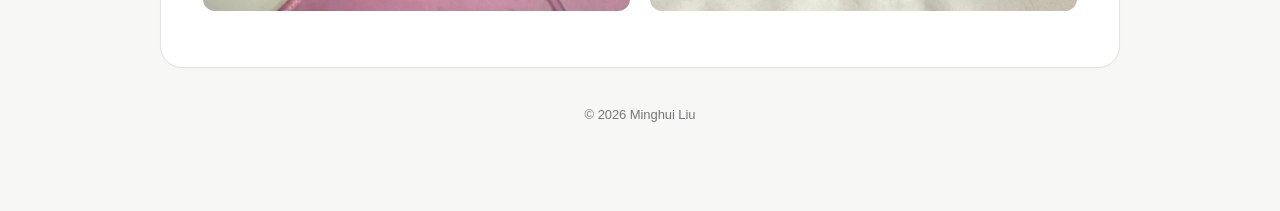
<file: cat.html>
<!DOCTYPE html>
<html lang="en">
<head>
  <meta charset="UTF-8" />
  <meta name="viewport" content="width=device-width, initial-scale=1" />
  <meta name="description" content="Photos of my cat, Salazar." />
  <title>Salazar · Minghui Liu</title>
  <link rel="stylesheet" href="styles.css" />
</head>
<body>
  <header class="page-header">
    <nav class="site-nav" aria-label="Primary navigation">
      <a href="./">Home</a>
      <a href="blog/">Blog</a>
    </nav>
    <h1 class="page-title">Salazar</h1>
    <p class="page-description">My cat, Salazar. Click a photo to see it at full size.</p>
  </header>
  <main>
    <section class="block cat-gallery" aria-label="Photos of Salazar">
      <a class="cat-photo" href="images/cat/salazar-1.jpeg" aria-label="View photo 1 of Salazar at full size"><img src="images/cat/salazar-1.jpeg" alt="Salazar, photo 1" width="1280" height="960" loading="eager" /></a>
      <a class="cat-photo" href="images/cat/salazar-2.jpeg" aria-label="View photo 2 of Salazar at full size"><img src="images/cat/salazar-2.jpeg" alt="Salazar, photo 2" width="1280" height="960" loading="lazy" /></a>
      <a class="cat-photo" href="images/cat/salazar-3.jpeg" aria-label="View photo 3 of Salazar at full size"><img src="images/cat/salazar-3.jpeg" alt="Salazar, photo 3" width="960" height="1280" loading="lazy" /></a>
      <a class="cat-photo" href="images/cat/salazar-4.jpeg" aria-label="View photo 4 of Salazar at full size"><img src="images/cat/salazar-4.jpeg" alt="Salazar, photo 4" width="960" height="1280" loading="lazy" /></a>
      <a class="cat-photo" href="images/cat/salazar-5.jpeg" aria-label="View photo 5 of Salazar at full size"><img src="images/cat/salazar-5.jpeg" alt="Salazar, photo 5" width="1280" height="960" loading="lazy" /></a>
      <a class="cat-photo" href="images/cat/salazar-6.jpeg" aria-label="View photo 6 of Salazar at full size"><img src="images/cat/salazar-6.jpeg" alt="Salazar, photo 6" width="1280" height="960" loading="lazy" /></a>
    </section>
  </main>
  <footer class="site-footer">
    <p>&copy; <span id="year"></span> Minghui Liu</p>
  </footer>
  <script src="script.js"></script>
  <script data-goatcounter="https://mliu.goatcounter.com/count"
          async src="//gc.zgo.at/count.js"></script>
</body>
</html>
</file>
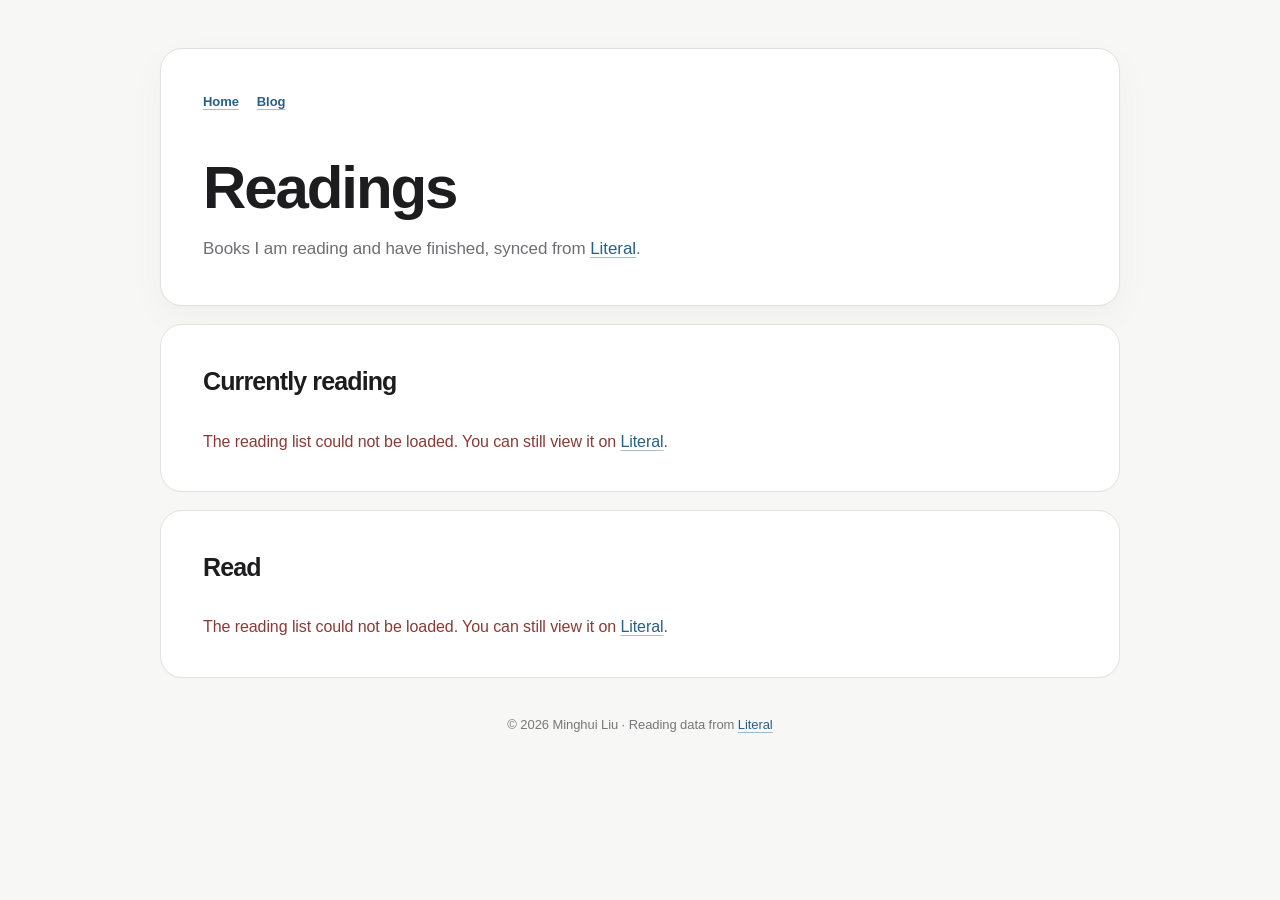
<file: readings.html>
<!DOCTYPE html>
<html lang="en">
<head>
  <meta charset="UTF-8" />
  <meta name="viewport" content="width=device-width, initial-scale=1" />
  <meta name="description" content="Books Minghui Liu is currently reading and has read." />
  <title>Readings · Minghui Liu</title>
  <link rel="stylesheet" href="styles.css" />
</head>
<body>
  <header class="page-header">
    <nav class="site-nav" aria-label="Primary navigation">
      <a href="./">Home</a>
      <a href="blog/">Blog</a>
    </nav>
    <h1 class="page-title">Readings</h1>
    <p class="page-description">Books I am reading and have finished, synced from <a href="https://literal.club/minghuiliu">Literal</a>.</p>
  </header>

  <main class="reading-page" data-literal-profile-id="cmuysdmnf21842657t5ferc9cz6">
    <section class="block reading-section" aria-labelledby="currently-reading-heading">
      <div class="reading-section__header">
        <h2 id="currently-reading-heading">Currently reading</h2>
        <span class="reading-count" id="current-count" aria-live="polite"></span>
      </div>
      <div class="book-grid" id="current-books" aria-live="polite" aria-busy="true">
        <p class="reading-status">Loading books from Literal…</p>
      </div>
    </section>

    <section class="block reading-section" aria-labelledby="read-heading">
      <div class="reading-section__header">
        <h2 id="read-heading">Read</h2>
        <span class="reading-count" id="finished-count" aria-live="polite"></span>
      </div>
      <div class="book-grid" id="finished-books" aria-live="polite" aria-busy="true">
        <p class="reading-status">Loading books from Literal…</p>
      </div>
    </section>

    <noscript><p class="reading-notice">JavaScript is required to load the public reading lists from Literal.</p></noscript>
  </main>

  <footer class="site-footer">
    <p>&copy; <span id="year"></span> Minghui Liu · Reading data from <a href="https://literal.club/minghuiliu">Literal</a></p>
  </footer>
  <script src="script.js"></script>
  <script src="readings.js"></script>
  <script data-goatcounter="https://mliu.goatcounter.com/count"
          async src="//gc.zgo.at/count.js"></script>
</body>
</html>
</file>
<file: styles.css>
/* Shared structure for the homepage and blog. */
:root {
  --bg: #f7f7f5;
  --fg: #141414;
  --muted: #5a5a5a;
  --accent: #1f6feb;
  --card: #ffffff;
  --border: #e0e0de;
  --font: "Helvetica Neue", Arial, sans-serif;
}

* {
  box-sizing: border-box;
}

body {
  margin: 0;
  font-family: var(--font);
  color: var(--fg);
  background: radial-gradient(circle at 20% 20%, rgba(31, 111, 235, 0.05), transparent 25%),
    radial-gradient(circle at 80% 0%, rgba(20, 20, 20, 0.06), transparent 35%),
    var(--bg);
  line-height: 1.6;
  padding: 32px 18px 64px;
}

a {
  color: var(--accent);
  text-decoration: none;
}

a:hover,
a:focus {
  text-decoration: underline;
}

main,
.site-header,
.site-footer {
  max-width: 760px;
  margin: 0 auto;
}

.site-header {
  display: flex;
  flex-direction: column;
  gap: 18px;
  padding: 24px;
  background: var(--card);
  border: 1px solid var(--border);
  border-radius: 16px;
  box-shadow: 0 12px 30px rgba(0, 0, 0, 0.04);
}

.theme-switcher {
  display: flex;
  align-items: center;
  justify-content: flex-end;
  gap: 8px;
  color: var(--muted);
  font-size: 14px;
}

.theme-switcher label {
  font-weight: 600;
}

.theme-switcher select {
  border: 1px solid var(--border);
  border-radius: 10px;
  padding: 7px 10px;
  background: var(--card);
  color: var(--fg);
  font: inherit;
  cursor: pointer;
}

.profile {
  display: grid;
  grid-template-columns: 160px 1fr;
  gap: 18px;
  align-items: center;
}

.profile__photo {
  width: 160px;
  height: 160px;
  border-radius: 16px;
  object-fit: cover;
  border: 1px solid var(--border);
}

.profile__name {
  margin: 0 0 4px;
  font-size: 32px;
}

.profile__title,
.profile__contact {
  margin: 2px 0;
  color: var(--muted);
}

.profile__intro {
  margin: 0;
  color: var(--fg);
}

.profile__links {
  display: flex;
  flex-wrap: wrap;
  gap: 10px;
  justify-content: center;
  align-items: center;
  margin: 0;
  color: var(--muted);
  font-size: 15px;
}

.block {
  margin-top: 24px;
  padding: 24px;
  background: var(--card);
  border: 1px solid var(--border);
  border-radius: 16px;
  box-shadow: 0 10px 24px rgba(0, 0, 0, 0.035);
}

.block h2 {
  margin: 0;
  font-size: 22px;
}

.block__header {
  display: flex;
  align-items: center;
  justify-content: space-between;
  gap: 12px;
  margin-bottom: 12px;
}

.filter-bar {
  display: flex;
  align-items: center;
  gap: 10px;
  margin-bottom: 12px;
  flex-wrap: wrap;
  color: var(--muted);
  font-size: 14px;
}

.filter-bar__label {
  font-weight: 600;
}

.filter-bar__buttons {
  display: flex;
  gap: 8px;
  flex-wrap: wrap;
}

.filter-btn {
  border: 1px solid var(--border);
  background: #fff;
  padding: 6px 10px;
  border-radius: 10px;
  cursor: pointer;
  color: var(--fg);
  font-size: 14px;
  transition: background 0.2s ease, border-color 0.2s ease, transform 0.2s ease;
}

.filter-btn:hover,
.filter-btn:focus {
  background: #eef3fb;
}

.filter-btn.is-active {
  background: #e6efff;
  border-color: #c8dbff;
}

.pill-list {
  display: flex;
  flex-wrap: wrap;
  gap: 10px;
  list-style: none;
  padding: 0;
  margin: 12px 0 0;
}

.pill-list li {
  padding: 8px 12px;
  border-radius: 20px;
  background: #eef3fb;
  color: #0c3c83;
  border: 1px solid #d7e4fb;
  font-size: 14px;
}

.timeline {
  list-style: none;
  padding: 0;
  margin: 12px 0 0;
  display: grid;
  gap: 8px;
}

.timeline li {
  display: grid;
  grid-template-columns: 96px 1fr;
  gap: 10px;
  padding: 10px;
  border: 1px solid var(--border);
  border-radius: 12px;
  background: #fbfbfa;
  font-size: 14px;
}

.timeline__date {
  font-weight: 600;
  color: var(--muted);
}

.timeline__text {
  color: var(--fg);
}

.pub-list {
  display: grid;
  gap: 12px;
}

.pub-item {
  border: 1px solid var(--border);
  border-radius: 12px;
  padding: 14px;
  background: #fbfbfa;
  display: grid;
  grid-template-columns: 140px 1fr;
  gap: 14px;
  align-items: start;
}

.pub-thumb {
  width: 100%;
  height: 100%;
  max-height: 160px;
  object-fit: cover;
  border-radius: 10px;
  border: 1px solid var(--border);
}

.pub-body {
  display: grid;
  gap: 4px;
}

.pub-title {
  margin: 0 0 4px;
  font-weight: 700;
}

.pub-meta {
  margin: 0 0 8px;
  color: var(--muted);
}

.pub-links {
  display: flex;
  gap: 12px;
  flex-wrap: wrap;
  font-size: 14px;
  margin-bottom: 8px;
}

.pub-links a {
  padding: 6px 10px;
  border-radius: 10px;
  border: 1px solid var(--border);
  background: #fff;
}

.pub-links a.disabled {
  background: #f0f0f0;
  color: #999;
  cursor: not-allowed;
  opacity: 0.5;
  pointer-events: none;
}

.link-wrapper {
  position: relative;
  display: inline-flex;
  align-items: center;
}

.link-wrapper[data-tooltip]:hover::after {
  content: attr(data-tooltip);
  position: absolute;
  bottom: 100%;
  left: 50%;
  transform: translateX(-50%);
  background: var(--fg);
  color: var(--bg);
  padding: 6px 10px;
  border-radius: 6px;
  font-size: 13px;
  white-space: nowrap;
  margin-bottom: 8px;
  z-index: 1000;
  box-shadow: 0 2px 8px rgba(0, 0, 0, 0.15);
}

.link-wrapper[data-tooltip]:hover::before {
  content: '';
  position: absolute;
  bottom: 100%;
  left: 50%;
  transform: translateX(-50%);
  border: 5px solid transparent;
  border-top-color: var(--fg);
  margin-bottom: 3px;
  z-index: 1000;
}

.tag-list {
  list-style: none;
  padding: 0;
  margin: 0 0 6px;
  display: flex;
  gap: 8px;
  flex-wrap: wrap;
}

.tag {
  padding: 4px 8px;
  border-radius: 8px;
  background: #eef3fb;
  color: #0c3c83;
  border: 1px solid #d7e4fb;
  font-size: 12px;
}

.pub-notes {
  margin: 0;
  color: var(--fg);
}

.list-plain {
  list-style: none;
  padding: 0;
  margin: 12px 0 0;
  display: grid;
  gap: 8px;
}

.btn-ghost {
  border: 1px solid var(--border);
  background: transparent;
  padding: 6px 10px;
  border-radius: 10px;
  cursor: pointer;
  color: var(--fg);
  transition: background 0.2s ease, transform 0.2s ease;
}

.btn-ghost:hover,
.btn-ghost:focus {
  background: #eef3fb;
}

.btn-ghost:active {
  transform: translateY(1px);
}

.site-footer {
  margin-top: 28px;
  color: var(--muted);
  text-align: center;
  font-size: 14px;
}

@media (max-width: 720px) {
  body {
    padding: 18px 14px 48px;
  }

  .profile {
    grid-template-columns: 1fr;
    text-align: center;
  }

  .profile__photo {
    margin: 0 auto;
  }

  .timeline li {
    grid-template-columns: 1fr;
  }

  .pub-item {
    grid-template-columns: 1fr;
  }

  .pub-thumb {
    max-height: 220px;
  }
}

/* Shared blog layout. */
.page-header {
  max-width: 920px;
  margin: 0 auto;
  padding-bottom: 18px;
  border-bottom: 2px solid var(--border);
}

.site-nav {
  display: flex;
  gap: 18px;
  align-items: center;
  margin-bottom: 28px;
  font-size: 14px;
  font-weight: 600;
}

.site-nav a[aria-current="page"] {
  color: var(--fg);
}

.page-title,
.post-title {
  margin: 0;
  line-height: 1.2;
}

.page-description,
.post-meta,
.post-summary {
  color: var(--muted);
}

.page-description {
  max-width: 640px;
  margin: 10px 0 0;
}

.post-list {
  list-style: none;
  margin: 0;
  padding: 0;
}

.post-card {
  display: grid;
  grid-template-columns: 140px 1fr;
  gap: 24px;
  padding: 24px 0;
  border-bottom: 1px solid var(--border);
}

.post-card:last-child {
  border-bottom: 0;
}

.post-card time {
  color: var(--muted);
  font-size: 14px;
}

.post-card h2 {
  margin: 0 0 6px;
  font: 600 20px/1.35 "Plus Jakarta Sans", sans-serif;
}

.post-card p {
  margin: 0;
}

.draft-label {
  display: inline-block;
  margin-left: 8px;
  padding: 2px 7px;
  border: 1px solid var(--border);
  border-radius: 999px;
  color: var(--muted);
  font-size: 11px;
  font-weight: 600;
  letter-spacing: 0.06em;
  text-transform: uppercase;
  vertical-align: middle;
}

.post {
  max-width: 720px;
  margin: 34px auto 0;
}

.post-header {
  margin-bottom: 32px;
}

.post-meta {
  margin: 12px 0 0;
  font-size: 14px;
}

.post-summary {
  margin: 18px 0 0;
  font-size: 18px;
}

.post-content h2 {
  margin: 34px 0 10px;
  font: 600 22px/1.35 "Plus Jakarta Sans", sans-serif;
}

.post-content h3 {
  margin: 28px 0 8px;
}

.post-content p,
.post-content ul,
.post-content ol {
  margin: 0 0 18px;
}

.post-content blockquote {
  margin: 24px 0;
  padding: 2px 0 2px 18px;
  border-left: 3px solid var(--accent);
  color: var(--muted);
}

.post-content code {
  padding: 2px 5px;
  border: 1px solid var(--border);
  border-radius: 4px;
  background: rgba(255, 255, 255, 0.45);
  font-size: 0.9em;
}

.post-content pre {
  margin: 24px 0;
  padding: 18px;
  overflow-x: auto;
  border: 1px solid var(--border);
  border-radius: 8px;
  background: #111827;
  color: #e5e7eb;
  line-height: 1.55;
  tab-size: 2;
}

.post-content pre code {
  padding: 0;
  border: 0;
  background: transparent;
  color: inherit;
  font: 13px/1.55 ui-monospace, SFMono-Regular, Menlo, Monaco, Consolas, "Liberation Mono", monospace;
}

.math-display {
  margin: 24px 0;
  overflow-x: auto;
}

.back-link {
  display: inline-block;
  margin-top: 36px;
}

@media (max-width: 720px) {
  .profile {
    grid-template-columns: 1fr;
    text-align: center;
  }

  .pub-item,
  .post-card {
    grid-template-columns: 1fr;
  }

  .pub-thumb {
    max-height: 180px;
    margin: 0 auto;
  }

  .post-card {
    gap: 6px;
  }
}

/*
 * Modern minimal theme used throughout the site.
 */

:root {
  --bg: #f7f7f5;
  --fg: #1d1d1f;
  --muted: #6e6e73;
  --accent: #1d1d1f;
  --link: #285f85;
  --link-hover: #174563;
  --card: #ffffff;
  --border: #e2e2df;
  --font: -apple-system, BlinkMacSystemFont, "Segoe UI", Helvetica, Arial, sans-serif;
}

body {
  background: var(--bg);
  color: var(--fg);
  font-size: 16px;
  line-height: 1.65;
  letter-spacing: -0.005em;
  padding: 48px 22px 72px;
}

a {
  color: var(--link);
  text-decoration-line: underline;
  text-decoration-color: rgba(40, 95, 133, 0.42);
  text-decoration-thickness: 1px;
  text-underline-offset: 3px;
}

a:hover,
a:focus-visible {
  color: var(--link-hover);
  text-decoration-color: currentColor;
  text-decoration-thickness: 2px;
}

main,
.site-header,
.page-header,
.site-footer {
  max-width: 960px;
}

.site-header,
.page-header {
  padding: 42px;
  border: 1px solid var(--border);
  border-radius: 22px;
  background: var(--card);
  box-shadow: 0 1px 2px rgba(0, 0, 0, 0.025), 0 12px 36px rgba(0, 0, 0, 0.035);
}

.profile {
  grid-template-columns: 144px 1fr;
  gap: 32px;
}

.profile__photo {
  width: 144px;
  height: 144px;
  border: 1px solid var(--border);
  border-radius: 18px;
  filter: none;
}

.profile__name,
.page-title,
.post-title,
.block h2,
.post-card h2,
.post-content h2 {
  font-family: var(--font);
  letter-spacing: -0.035em;
}

.profile__name {
  margin-bottom: 10px;
  font-size: clamp(36px, 5vw, 52px);
  font-weight: 650;
  line-height: 1.05;
}

.profile__title,
.profile__contact {
  font-size: 15px;
}

.profile__intro {
  max-width: 760px;
  color: #343437;
}

.profile__bio {
  display: grid;
  gap: 12px;
}

.profile__bio .profile__intro {
  margin: 0;
}

.profile__links {
  justify-content: flex-start;
  gap: 10px 14px;
  font-size: 14px;
  font-weight: 550;
}

.block {
  margin-top: 18px;
  padding: 36px 42px;
  border: 1px solid var(--border);
  border-radius: 22px;
  background: var(--card);
  box-shadow: 0 1px 2px rgba(0, 0, 0, 0.02);
}

.block:last-of-type {
  border-bottom: 1px solid var(--border);
}

.block h2 {
  font-size: 25px;
  font-weight: 650;
}

.block__header {
  margin-bottom: 20px;
}

.pill-list {
  gap: 8px;
  margin-top: 18px;
}

.pill-list li,
.tag {
  padding: 6px 11px;
  border: 1px solid var(--border);
  border-radius: 999px;
  background: #fafaf9;
  color: #555559;
  font-size: 12px;
  font-weight: 550;
}

.research-intro {
  max-width: 760px;
  margin: 14px 0 0;
  color: #343437;
}

.research-collaboration {
  max-width: 760px;
  margin: 22px 0 0;
  color: #343437;
}

.research-areas {
  display: grid;
  grid-template-columns: repeat(2, minmax(0, 1fr));
  margin-top: 26px;
  border-top: 1px solid var(--border);
}

.research-area {
  padding: 24px 24px 24px 0;
  border-bottom: 1px solid var(--border);
}

.research-area:nth-child(odd) {
  padding-right: 30px;
  border-right: 1px solid var(--border);
}

.research-area:nth-child(even) {
  padding-left: 30px;
}

.research-area summary {
  display: flex;
  align-items: center;
  justify-content: space-between;
  gap: 16px;
  cursor: pointer;
  list-style: none;
  font-size: 17px;
  font-weight: 650;
  letter-spacing: -0.02em;
}

.research-area summary::-webkit-details-marker {
  display: none;
}

.research-area summary::after {
  content: "+";
  color: var(--muted);
  font-size: 22px;
  font-weight: 400;
}

.research-area[open] summary::after {
  content: "−";
}

.research-area summary:hover,
.research-area summary:focus-visible {
  color: var(--link-hover);
}

.research-area[open] summary {
  margin-bottom: 12px;
}

.research-areas {
  align-items: start;
}

.background-grid {
  display: grid;
  grid-template-columns: repeat(2, minmax(0, 1fr));
  gap: 18px;
}

.experience-list,
.education-list {
  display: grid;
  gap: 26px;
  margin-top: 24px;
}

.experience-item {
  display: grid;
  grid-template-columns: 170px minmax(0, 1fr);
  gap: 24px;
}

.experience-item h3,
.education-list h3 {
  margin: 0 0 5px;
  font-size: 17px;
  font-weight: 650;
  line-height: 1.4;
}

.experience-item p,
.education-list p {
  margin: 0;
  font-size: 14px;
}

.experience-date,
.experience-item .experience-description,
.education-list .education-meta {
  color: var(--muted);
}

.experience-item .experience-description,
.education-list .education-meta {
  margin-top: 7px;
  font-size: 13px;
}

.research-area p {
  margin: 0;
  color: #48484b;
  font-size: 14px;
  line-height: 1.65;
}

.research-area .research-area__works {
  margin-top: 12px;
  color: var(--muted);
  font-size: 13px;
}

.timeline {
  gap: 0;
}

.timeline li {
  grid-template-columns: 118px 1fr;
  gap: 20px;
  padding: 15px 0;
  border: 0;
  border-bottom: 1px solid var(--border);
  border-radius: 0;
  background: transparent;
}

.timeline li:last-child {
  border-bottom: 0;
}

.timeline__date {
  color: var(--fg);
  font-weight: 600;
}

.filter-bar {
  align-items: flex-start;
  margin-bottom: 24px;
}

.filter-bar__buttons {
  gap: 6px;
}

.filter-btn,
.btn-ghost {
  padding: 7px 12px;
  border: 1px solid var(--border);
  border-radius: 999px;
  background: #fafaf9;
  color: var(--muted);
  font-family: inherit;
  font-size: 13px;
  font-weight: 550;
}

.filter-btn:hover,
.filter-btn:focus-visible,
.btn-ghost:hover,
.btn-ghost:focus-visible {
  border-color: #bcbcb7;
  background: #f3f3f1;
  color: var(--fg);
}

.filter-btn.is-active {
  border-color: var(--fg);
  background: var(--fg);
  color: #ffffff;
}

.section-toggle {
  position: relative;
  display: inline-grid;
  place-items: center;
  width: 36px;
  height: 36px;
  padding: 0;
  font-size: 0;
  font-weight: 400;
  line-height: 1;
}

.section-toggle::before,
.section-toggle::after {
  content: "";
  position: absolute;
  top: 50%;
  left: 50%;
  width: 12px;
  height: 1.5px;
  border-radius: 1px;
  background: currentColor;
  transform: translate(-50%, -50%);
}

.section-toggle::after {
  transform: translate(-50%, -50%) rotate(90deg);
}

.section-toggle[aria-expanded="true"]::after {
  display: none;
}

.pub-list {
  gap: 0;
}

.pub-item {
  grid-template-columns: 148px 1fr;
  gap: 24px;
  padding: 26px 0;
  border: 0;
  border-bottom: 1px solid var(--border);
  border-radius: 0;
  background: transparent;
}

.pub-item:first-child {
  padding-top: 10px;
}

.pub-item:last-child {
  padding-bottom: 4px;
  border-bottom: 0;
}

.pub-thumb {
  max-height: 132px;
  border: 1px solid var(--border);
  border-radius: 12px;
  filter: none;
}

.pub-body {
  gap: 5px;
}

.pub-title {
  font-size: 17px;
  font-weight: 650;
  line-height: 1.4;
}

.pub-meta {
  margin-bottom: 5px;
  font-size: 14px;
}

.pub-links {
  gap: 8px;
}

.pub-links a {
  padding: 4px 10px;
  border: 1px solid var(--border);
  border-radius: 999px;
  background: transparent;
  color: var(--link);
  font-size: 12px;
  font-weight: 600;
  text-decoration: none;
}

.pub-links a:hover,
.pub-links a:focus-visible {
  border-color: #bcbcb7;
  background: #f3f3f1;
  text-decoration: none;
}

.pub-abstract {
  margin-top: 4px;
  border: 1px solid var(--border);
  border-radius: 10px;
  background: #fafaf9;
}

.pub-abstract summary {
  display: flex;
  align-items: center;
  justify-content: space-between;
  gap: 12px;
  padding: 9px 12px;
  color: var(--link);
  font-size: 13px;
  font-weight: 600;
  cursor: pointer;
  list-style: none;
  user-select: none;
}

.pub-abstract summary::-webkit-details-marker {
  display: none;
}

.pub-abstract summary::after {
  content: "+";
  color: var(--muted);
  font-size: 18px;
  font-weight: 400;
  line-height: 1;
}

.pub-abstract[open] summary::after {
  content: "−";
}

.pub-abstract summary:hover,
.pub-abstract summary:focus-visible {
  color: var(--link-hover);
  background: #f3f3f1;
}

.pub-abstract[open] summary {
  border-bottom: 1px solid var(--border);
}

.pub-abstract p {
  margin: 0;
  padding: 14px 16px 16px;
  color: #48484b;
  font-size: 13px;
  line-height: 1.65;
}

.site-nav {
  margin-bottom: 44px;
  font-size: 13px;
  font-weight: 600;
}

.page-title,
.post-title {
  max-width: 780px;
  font-size: clamp(38px, 6vw, 60px);
  font-weight: 650;
  line-height: 1.08;
}

.page-description {
  margin-top: 14px;
  font-size: 17px;
}

.post-card {
  grid-template-columns: 148px 1fr;
  gap: 24px;
  padding: 28px 0;
  border-color: var(--border);
}

.post-card h2 {
  font-size: 22px;
  font-weight: 650;
}

.draft-label {
  border-color: var(--border);
  background: #fafaf9;
}

.post {
  max-width: 960px;
  padding: 42px;
  border: 1px solid var(--border);
  border-radius: 22px;
  background: var(--card);
  box-shadow: 0 1px 2px rgba(0, 0, 0, 0.02), 0 12px 36px rgba(0, 0, 0, 0.03);
}

.post-shell {
  max-width: 960px;
  margin: 0 auto;
  padding: 42px;
  border: 1px solid var(--border);
  border-radius: 22px;
  background: var(--card);
  box-shadow: 0 1px 2px rgba(0, 0, 0, 0.02), 0 12px 36px rgba(0, 0, 0, 0.03);
}

.post-shell .page-header {
  max-width: none;
  padding: 0;
  border: 0;
  border-radius: 0;
  background: transparent;
  box-shadow: none;
}

.post-shell .post {
  max-width: none;
  margin-top: 42px;
  padding: 0;
  border: 0;
  border-radius: 0;
  background: transparent;
  box-shadow: none;
}

.post > article {
  max-width: 760px;
  margin: 0 auto;
}

.post-header {
  margin-bottom: 42px;
}

.page-header .post-header {
  max-width: 760px;
  margin: 0 auto;
}

.post-summary {
  font-size: 19px;
  line-height: 1.55;
}

.post-byline {
  margin-top: 20px;
  color: var(--muted);
  font-size: 14px;
}

.post-byline p {
  margin: 3px 0;
}

.post-byline strong {
  color: var(--fg);
}

.post-figure {
  margin: 34px 0;
}

.post-figure--float-right {
  float: right;
  width: 50%;
  margin: 0 0 24px 28px;
}

.clear-float {
  clear: both;
}

.floating-toc {
  position: fixed;
  top: 24px;
  right: 24px;
  z-index: 20;
  color: var(--fg);
}

.floating-toc[open] {
  width: min(300px, calc(100vw - 48px));
  max-height: calc(100vh - 48px);
  overflow: hidden;
  border: 1px solid var(--border);
  border-radius: 16px;
  background: rgba(255, 255, 255, 0.96);
  box-shadow: 0 16px 48px rgba(0, 0, 0, 0.13);
  backdrop-filter: blur(16px);
}

.floating-toc summary {
  display: flex;
  align-items: center;
  gap: 10px;
  width: max-content;
  margin-left: auto;
  padding: 9px 13px;
  border: 1px solid var(--border);
  border-radius: 999px;
  background: rgba(255, 255, 255, 0.96);
  color: var(--fg);
  font-size: 13px;
  font-weight: 650;
  line-height: 1;
  cursor: pointer;
  list-style: none;
  box-shadow: 0 6px 22px rgba(0, 0, 0, 0.09);
  backdrop-filter: blur(16px);
}

.floating-toc summary::-webkit-details-marker {
  display: none;
}

.floating-toc summary::before {
  content: "☰";
  color: var(--muted);
  font-size: 14px;
}

.floating-toc[open] summary {
  width: auto;
  margin: 0;
  border: 0;
  border-bottom: 1px solid var(--border);
  border-radius: 0;
  box-shadow: none;
}

.floating-toc[open] summary::before {
  content: "×";
  font-size: 18px;
  font-weight: 400;
}

.floating-toc nav {
  max-height: calc(100vh - 96px);
  padding: 10px 10px 14px;
  overflow-y: auto;
}

.post-content .floating-toc ol {
  margin: 0;
  padding: 0;
  list-style: none;
  counter-reset: toc-item;
}

.post-content .floating-toc li {
  counter-increment: toc-item;
}

.floating-toc a {
  display: grid;
  grid-template-columns: 22px 1fr;
  gap: 6px;
  padding: 7px 8px;
  border-radius: 8px;
  color: #48484b;
  font-size: 12px;
  line-height: 1.35;
  text-decoration: none;
}

.floating-toc a::before {
  content: counter(toc-item) ".";
  color: var(--muted);
  font-variant-numeric: tabular-nums;
}

.floating-toc a:hover,
.floating-toc a:focus-visible {
  background: #f3f3f1;
  color: var(--fg);
}

.post-content [id] {
  scroll-margin-top: 24px;
}

.post-figure img {
  display: block;
  width: 100%;
  height: auto;
  border: 1px solid var(--border);
  border-radius: 12px;
  background: #ffffff;
}

.post-figure figcaption {
  margin-top: 10px;
  color: var(--muted);
  font-size: 13px;
  text-align: center;
}

.post-content .tldr {
  padding: 18px 20px;
  border: 1px solid var(--border);
  border-left: 4px solid var(--link);
  border-radius: 10px;
  background: #fafaf9;
}

.post-content .tldr p {
  margin: 0;
}

.table-wrap {
  margin: 24px 0;
  overflow-x: auto;
}

.post-content table {
  width: 100%;
  border-collapse: collapse;
  font-size: 14px;
  font-variant-numeric: tabular-nums;
}

.post-content th,
.post-content td {
  padding: 11px 14px;
  border-bottom: 1px solid var(--border);
  text-align: right;
  white-space: nowrap;
}

.post-content th {
  background: #fafaf9;
  color: var(--muted);
  font-size: 12px;
  font-weight: 650;
  text-transform: uppercase;
  letter-spacing: 0.035em;
}

.post-content th:first-child,
.post-content td:first-child {
  text-align: left;
}

.post-content h2 {
  font-size: 24px;
  font-weight: 650;
}

.post-content blockquote {
  padding: 4px 0 4px 20px;
  border-left: 2px solid var(--fg);
  color: #48484b;
}

.post-content pre {
  border: 1px solid #29292b;
  border-radius: 12px;
  background: #1d1d1f;
}

.site-footer {
  margin-top: 36px;
  color: #77777b;
  font-size: 13px;
}

/* Readings page. */
.cat-gallery {
  columns: 2;
  column-gap: 20px;
}

.cat-photo {
  display: block;
  break-inside: avoid;
  margin-bottom: 20px;
  border-radius: 12px;
  overflow: hidden;
}

.cat-photo img {
  display: block;
  width: 100%;
  height: auto;
}

.cat-photo:focus-visible {
  outline: 2px solid var(--link);
  outline-offset: 4px;
}

@media (max-width: 600px) {
  .cat-gallery {
    columns: 1;
  }
}

.reading-section__header {
  display: flex;
  align-items: baseline;
  justify-content: space-between;
  gap: 20px;
  margin-bottom: 26px;
}

.reading-count {
  color: var(--muted);
  font-size: 13px;
  white-space: nowrap;
}

.book-grid {
  display: grid;
  grid-template-columns: repeat(auto-fill, minmax(150px, 1fr));
  gap: 34px 24px;
}

.book-card {
  min-width: 0;
}

.book-cover {
  display: block;
  overflow: hidden;
  aspect-ratio: 2 / 3;
  border: 1px solid var(--border);
  border-radius: 8px;
  background: #ececea;
  box-shadow: 0 8px 20px rgba(0, 0, 0, 0.08);
  text-decoration: none;
  transition: transform 160ms ease, box-shadow 160ms ease;
}

.book-cover:hover,
.book-cover:focus-visible {
  transform: translateY(-3px);
  box-shadow: 0 12px 28px rgba(0, 0, 0, 0.13);
}

.book-cover img {
  display: block;
  width: 100%;
  height: 100%;
  object-fit: cover;
}

.book-cover__fallback {
  display: grid;
  width: 100%;
  height: 100%;
  place-items: center;
  color: #77777b;
  font-size: 42px;
  font-weight: 600;
}

.book-card__text {
  padding-top: 14px;
}

.book-card h3 {
  margin: 0;
  font-size: 15px;
  font-weight: 650;
  line-height: 1.35;
  letter-spacing: -0.015em;
}

.book-card p {
  margin: 5px 0 0;
  color: var(--muted);
  font-size: 13px;
  line-height: 1.4;
}

.reading-status,
.reading-notice {
  color: var(--muted);
}

.reading-status {
  grid-column: 1 / -1;
  margin: 0;
}

.reading-status--error {
  color: #8a3b35;
}

@media (max-width: 720px) {
  .floating-toc {
    top: auto;
    right: 14px;
    bottom: 14px;
  }

  .floating-toc[open] {
    width: min(320px, calc(100vw - 28px));
    max-height: min(70vh, 560px);
  }

  .floating-toc nav {
    max-height: calc(min(70vh, 560px) - 48px);
  }

  .post-figure--float-right {
    float: none;
    width: 100%;
    margin: 34px 0;
  }

  body {
    padding: 18px 14px 48px;
  }

  .site-header,
  .page-header,
  .block,
  .post {
    padding: 26px 22px;
    border-radius: 16px;
  }

  .post-shell {
    padding: 26px 22px;
    border-radius: 16px;
  }

  .profile,
  .pub-item,
  .post-card {
    grid-template-columns: 1fr;
  }

  .profile {
    gap: 22px;
    text-align: left;
  }

  .profile__photo {
    width: 120px;
    height: 120px;
    margin: 0;
  }

  .timeline li {
    grid-template-columns: 1fr;
    gap: 3px;
  }

  .pub-item,
  .post-card {
    gap: 14px;
  }

  .research-areas {
    grid-template-columns: 1fr;
  }

  .background-grid,
  .experience-item {
    grid-template-columns: 1fr;
  }

  .experience-item {
    gap: 6px;
  }

  .research-area,
  .research-area:nth-child(odd),
  .research-area:nth-child(even) {
    padding: 22px 0;
    border-right: 0;
  }

  .book-grid {
    grid-template-columns: repeat(2, minmax(0, 1fr));
    gap: 28px 18px;
  }

  .pub-thumb {
    margin: 0;
  }
}

@media (prefers-reduced-motion: reduce) {
  *,
  *::before,
  *::after {
    scroll-behavior: auto !important;
    transition: none !important;
  }
}
</file>
